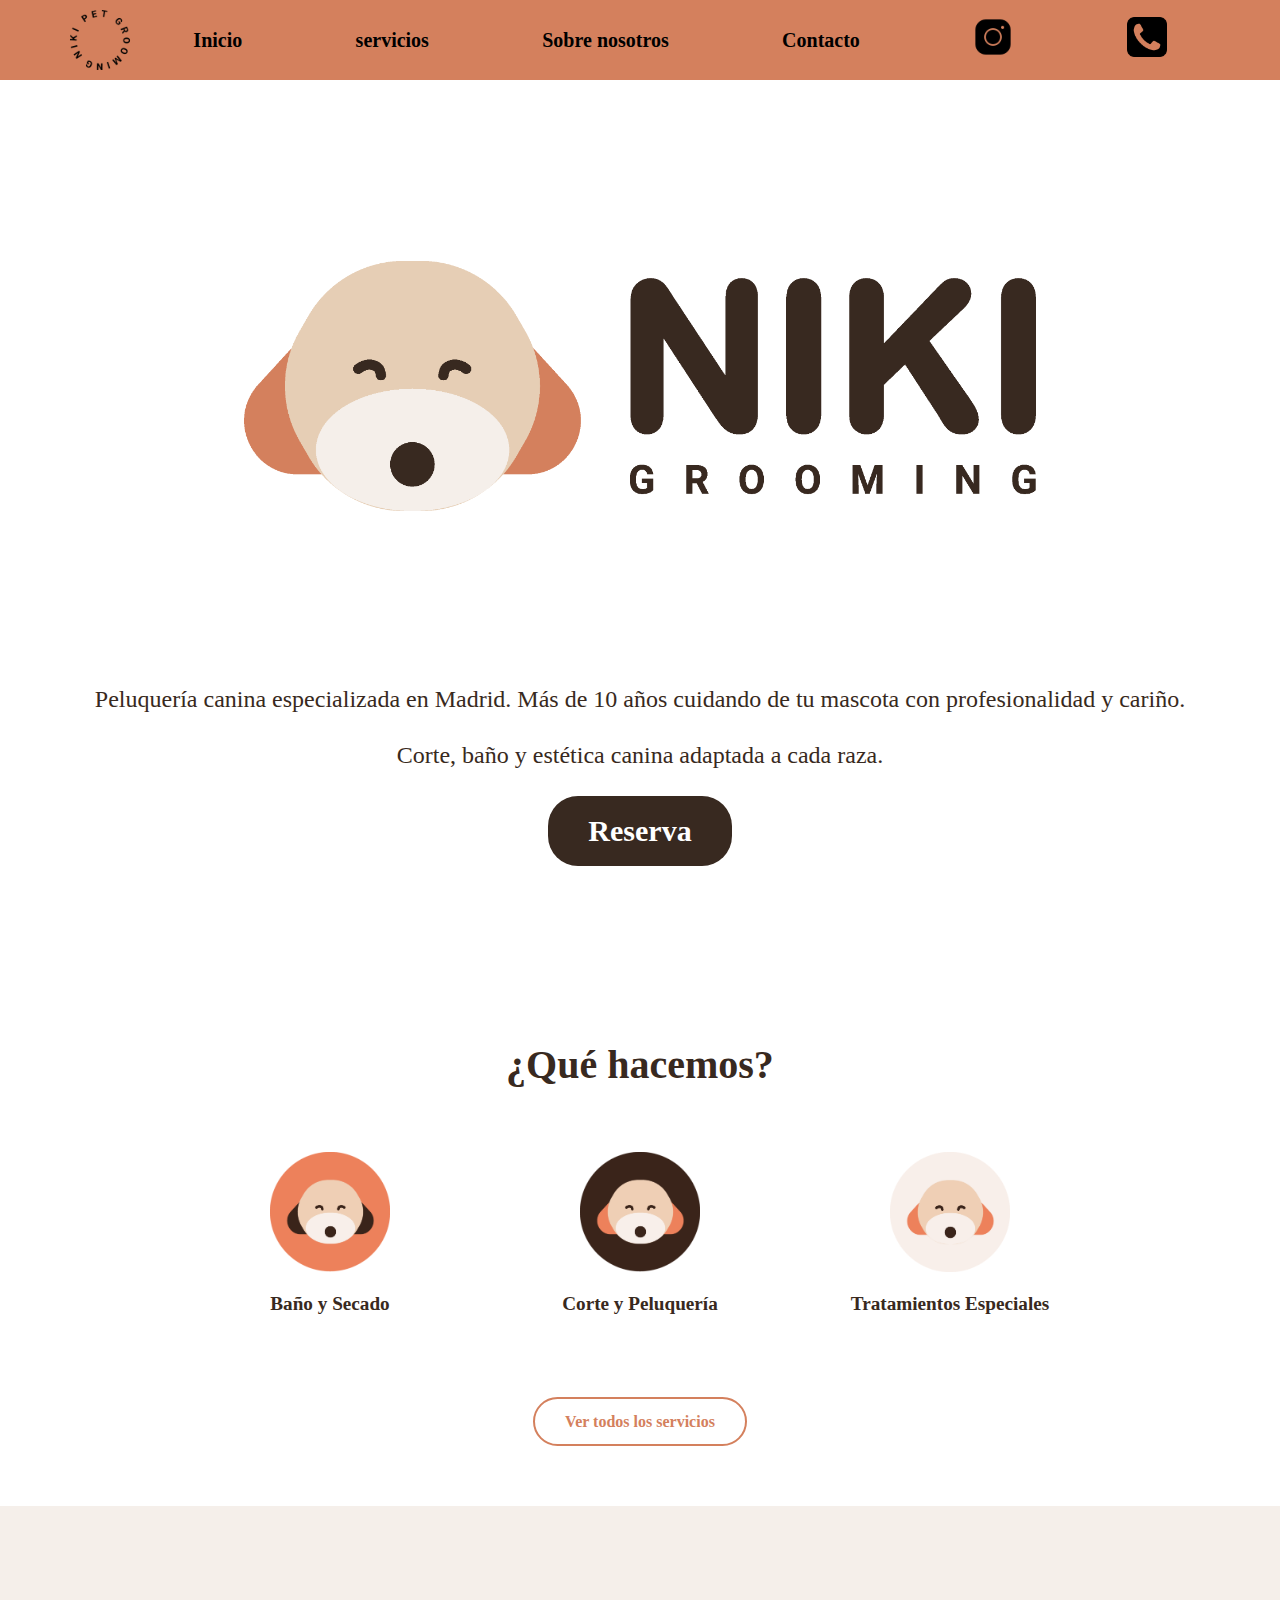
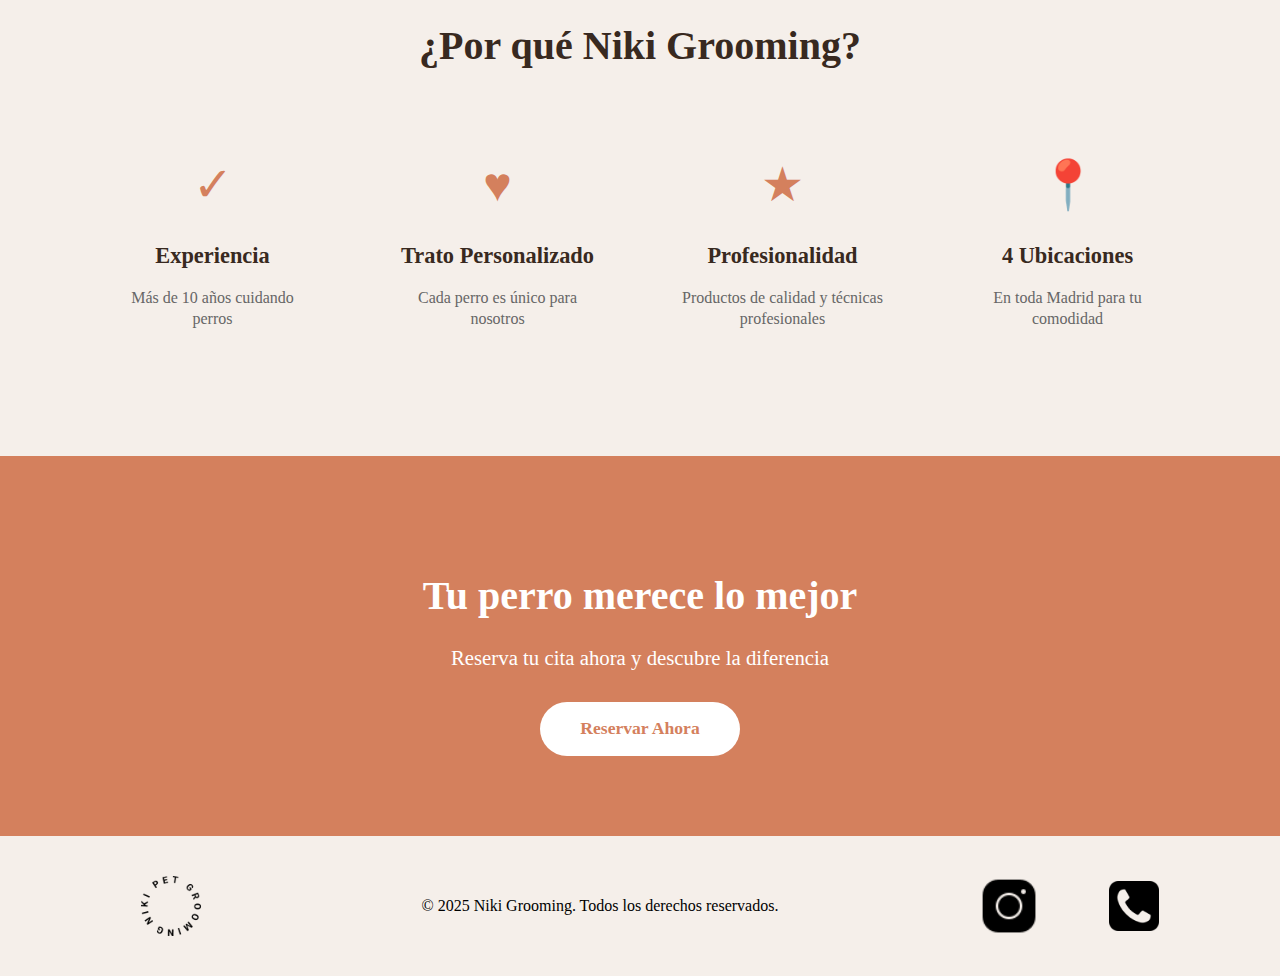
<file: index.html>
<!DOCTYPE html>
<html lang="es">

<head>
    <meta charset="UTF-8">
    <meta name="viewport" content="width=device-width, initial-scale=1.0">
    <title>Peluquería canina en Madrid, corte y baño profesional</title>
    <meta name="description"
        content="Peluquería canina en Madrid. Baño, corte y cuidado profesional para perros. Trato cariñoso y cita previa.">
    <link rel="stylesheet" href="style.css">
</head>

<body>
    <header>
        <h1>La experiencia que tu peludo se merece</h1>
        <div class="logo">
            <img src="Lettering-brown.webp" alt="">
        </div>
        <nav class="navbar">
            <ul class="nav-links">
                <li><a href="index.html">Inicio</a></li>
                <li><a href="servicios.html">servicios</a></li>
                <li><a href="sobreNosotros.html">Sobre nosotros</a></li>
                <li><a href="contacto.html">Contacto</a></li>
                <li>
                    <a href="https://www.instagram.com/niki.grooming/" target="_blank">
                        <img src="icons8-instagram-50.png" alt="instagram" class="nav-img"></a>
                </li>
                <li>
                    <a href="contacto.html" target="_blank">
                        <img src="boton-de-simbolo-de-telefono.webp" alt="teléfono" class="nav-img"></a>
                </li>

            </ul>
            
        </nav>
    </header>
    <main>
        <div id="home" class="hero">
            <img src="Niki-Grooming-imagotipo.webp" alt="">

        </div>
        
        <section class="intro">
            <p>Peluquería canina especializada en Madrid. Más de 10 años cuidando de tu mascota con profesionalidad y
                cariño.</p>
            <p>Corte, baño y estética canina adaptada a cada raza.</p>
            <a href="https://booksy.com/es-es/instant-experiences/widget/153117,153141,153149,153140"
                class="btn-reserva" target="_blank">Reserva</a>
        </section>
        <section class="servicios-preview">
            <h2>¿Qué hacemos?</h2>
            <div class="servicios-grid-inicio">
                <div class="servicio-box">
                    <img src="Niki Grooming Isotype Orange background.png" alt="Baño">
                    <h3>Baño y Secado</h3>
                </div>
                <div class="servicio-box">
                    <img src="Niki-Grooming-Isotype-Brown-background.webp" alt="Corte">
                    <h3>Corte y Peluquería</h3>
                </div>
                <div class="servicio-box">
                    <img src="Niki-Grooming-Isotype-White-background.webp" alt="Tratamientos">
                    <h3>Tratamientos Especiales</h3>
                </div>
            </div>
            <a href="servicios.html" class="btn-ver-servicios">Ver todos los servicios</a>
        </section>

        <!-- "Por qué elegirnos" -->
        <section class="por-que-elegirnos">
            <h2>¿Por qué Niki Grooming?</h2>
            <div class="razones-grid">
                <div class="razon">
                    <span class="icono">✓</span>
                    <h3>Experiencia</h3>
                    <p>Más de 10 años cuidando perros</p>
                </div>
                <div class="razon">
                    <span class="icono">♥</span>
                    <h3>Trato Personalizado</h3>
                    <p>Cada perro es único para nosotros</p>
                </div>
                <div class="razon">
                    <span class="icono">★</span>
                    <h3>Profesionalidad</h3>
                    <p>Productos de calidad y técnicas profesionales</p>
                </div>
                <div class="razon">
                    <span class="icono">📍</span>
                    <h3>4 Ubicaciones</h3>
                    <p>En toda Madrid para tu comodidad</p>
                </div>
            </div>
        </section>

        <!-- Reserva-final -->
        <section class="reserva-final">
            <h2>Tu perro merece lo mejor</h2>
            <p>Reserva tu cita ahora y descubre la diferencia</p>
            <a href="https://booksy.com/es-es/instant-experiences/widget/153117,153141,153149,153140"
                class="btn-reserva-blanco" target="_blank">Reservar Ahora</a>
        </section>


    </main>

    <footer>
        <nav class="nav-cookies">
            <div class="footer-logo">
                <img src="Lettering-brown.webp" alt="logo">
            </div>
            <p class="Derechos">© 2025 Niki Grooming. Todos los derechos reservados.</p>
            <div class="ultimo-logo">
                <a href="https://www.instagram.com/niki.grooming/" target="_blank">
                        <img src="icons8-instagram-50.png" alt="instagram" class="footer-img1"></a>
                <a href="contacto.html" target="_blank">
                        <img src="boton-de-simbolo-de-telefono.webp" alt="teléfono" class="footer-img"></a>
            </div>            
        </nav>



    </footer>
</body>

</html>
</file>
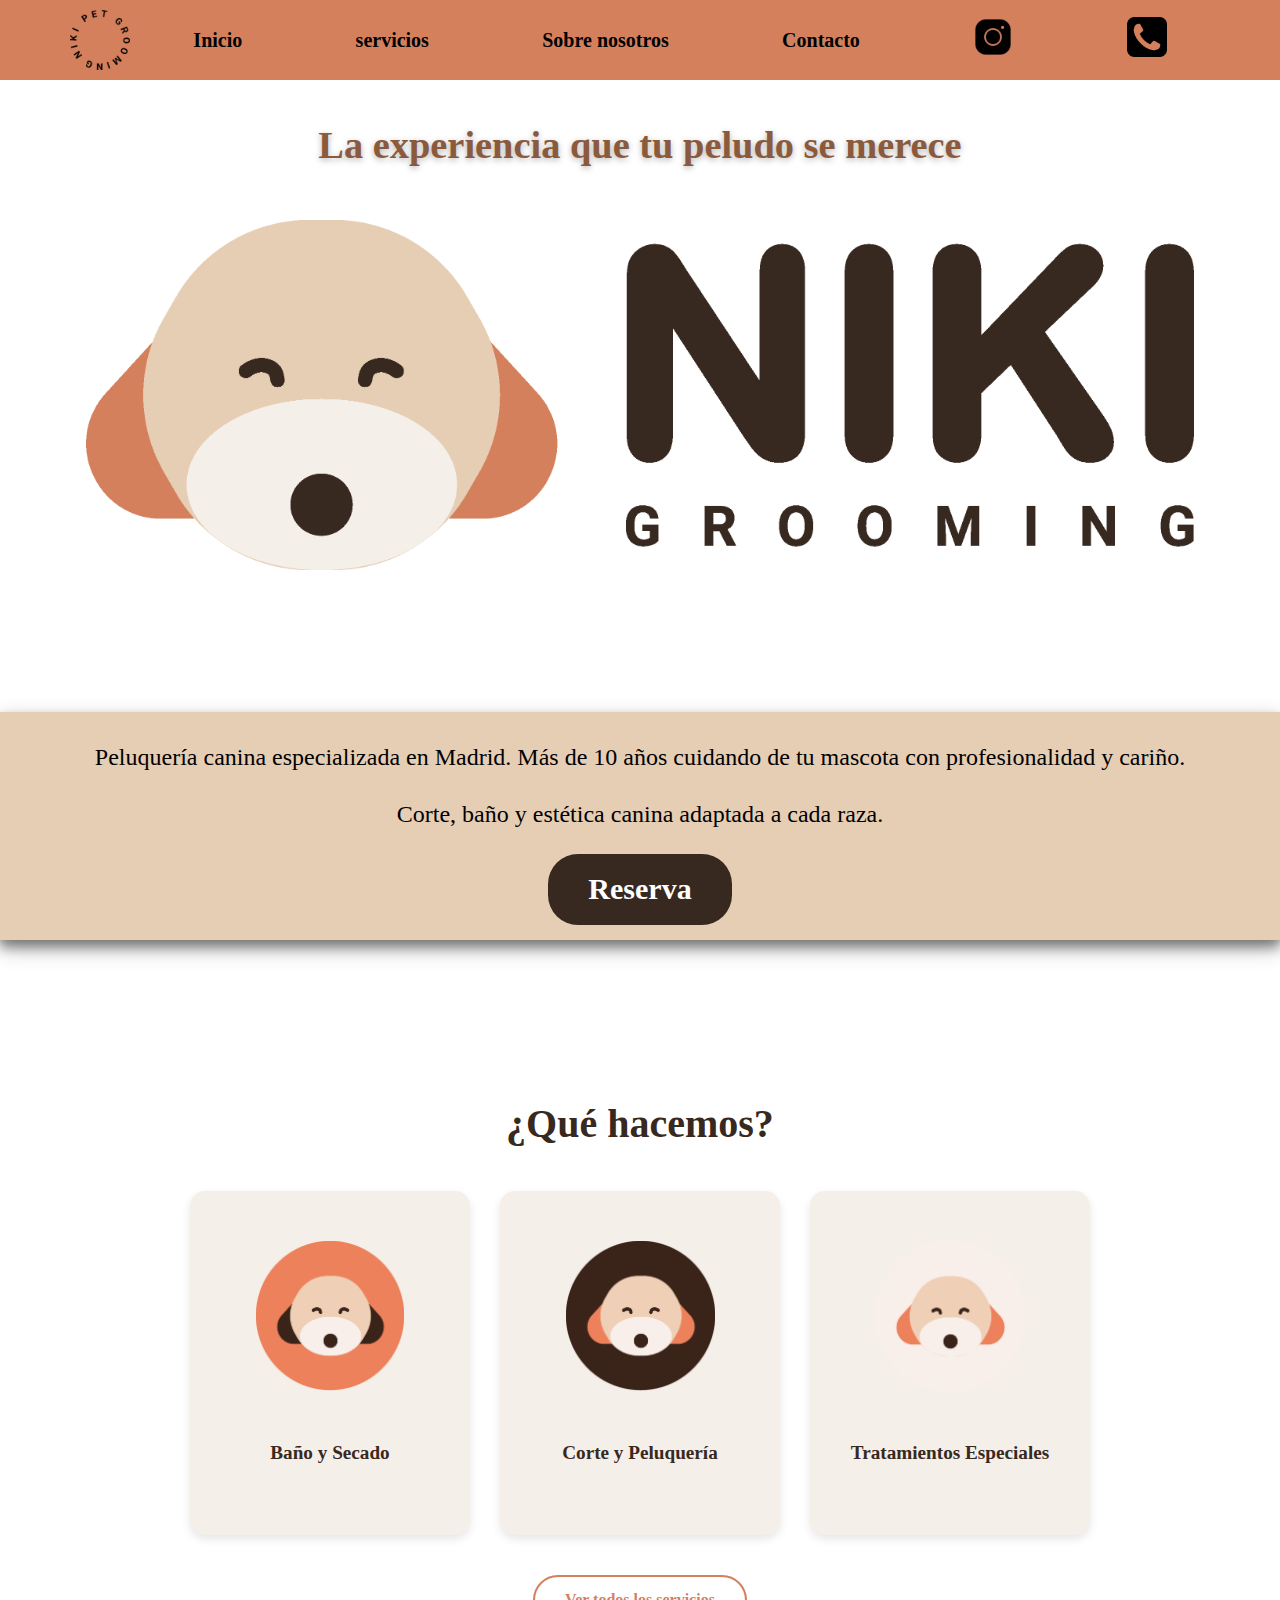
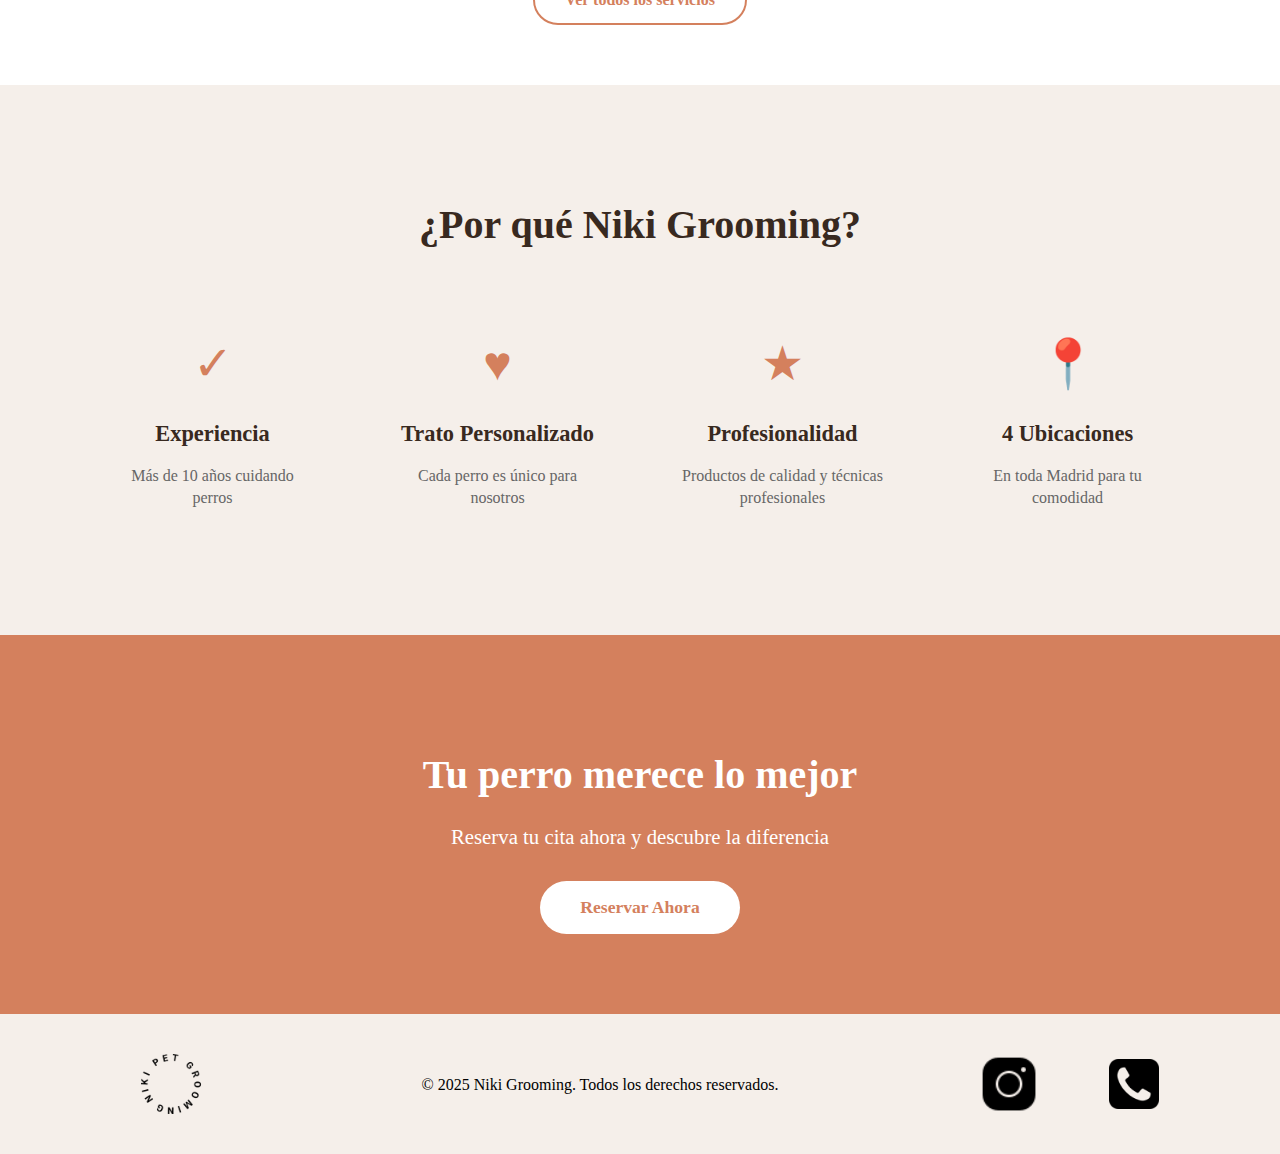
<file: Web Niki/index.html>
<!DOCTYPE html>
<html lang="es">

<head>
    <meta charset="UTF-8">
    <meta name="viewport" content="width=device-width, initial-scale=1.0">
    <title>Peluquería canina en Madrid, corte y baño profesional</title>
    <meta name="description"
        content="Peluquería canina en Madrid. Baño, corte y cuidado profesional para perros. Trato cariñoso y cita previa.">
    <link rel="stylesheet" href="style.css">
</head>

<body>
    <header>
        <h1>La experiencia que tu peludo se merece</h1>
        <div class="logo">
            <img src="Lettering-brown.webp" alt="">
        </div>
        <nav class="navbar">
            <ul class="nav-links">
                <li><a href="index.html">Inicio</a></li>
                <li><a href="servicios.html">servicios</a></li>
                <li><a href="sobreNosotros.html">Sobre nosotros</a></li>
                <li><a href="contacto.html">Contacto</a></li>
                <li>
                    <a href="https://www.instagram.com/niki.grooming/" target="_blank">
                        <img src="icons8-instagram-50.png" alt="instagram" class="nav-img"></a>
                </li>
                <li>
                    <a href="contacto.html" target="_blank">
                        <img src="boton-de-simbolo-de-telefono.webp" alt="teléfono" class="nav-img"></a>
                </li>

            </ul>
        </nav>
    </header>
    <main>
        <div id="home" class="hero">
            <img src="Niki-Grooming-imagotipo.webp" alt="">

        </div>
        <section class="intro">
            <p>Peluquería canina especializada en Madrid. Más de 10 años cuidando de tu mascota con profesionalidad y
                cariño.</p>
            <p>Corte, baño y estética canina adaptada a cada raza.</p>
            <a href="https://booksy.com/es-es/instant-experiences/widget/153117,153141,153149,153140"
                class="btn-reserva" target="_blank">Reserva</a>
        </section>
        <section class="servicios-preview">
            <h2>¿Qué hacemos?</h2>
            <div class="servicios-grid-inicio">
                <div class="servicio-box">
                    <img src="Niki Grooming Isotype Orange background.png" alt="Baño">
                    <h3>Baño y Secado</h3>
                </div>
                <div class="servicio-box">
                    <img src="Niki-Grooming-Isotype-Brown-background.webp" alt="Corte">
                    <h3>Corte y Peluquería</h3>
                </div>
                <div class="servicio-box">
                    <img src="Niki-Grooming-Isotype-White-background.webp" alt="Tratamientos">
                    <h3>Tratamientos Especiales</h3>
                </div>
            </div>
            <a href="servicios.html" class="btn-ver-servicios">Ver todos los servicios</a>
        </section>

        <!-- "Por qué elegirnos" -->
        <section class="por-que-elegirnos">
            <h2>¿Por qué Niki Grooming?</h2>
            <div class="razones-grid">
                <div class="razon">
                    <span class="icono">✓</span>
                    <h3>Experiencia</h3>
                    <p>Más de 10 años cuidando perros</p>
                </div>
                <div class="razon">
                    <span class="icono">♥</span>
                    <h3>Trato Personalizado</h3>
                    <p>Cada perro es único para nosotros</p>
                </div>
                <div class="razon">
                    <span class="icono">★</span>
                    <h3>Profesionalidad</h3>
                    <p>Productos de calidad y técnicas profesionales</p>
                </div>
                <div class="razon">
                    <span class="icono">📍</span>
                    <h3>4 Ubicaciones</h3>
                    <p>En toda Madrid para tu comodidad</p>
                </div>
            </div>
        </section>

        <!-- Reserva-final -->
        <section class="reserva-final">
            <h2>Tu perro merece lo mejor</h2>
            <p>Reserva tu cita ahora y descubre la diferencia</p>
            <a href="https://booksy.com/es-es/instant-experiences/widget/153117,153141,153149,153140"
                class="btn-reserva-blanco" target="_blank">Reservar Ahora</a>
        </section>


    </main>

    <footer>
        <nav class="nav-cookies">
            <div class="footer-logo">
                <img src="Lettering-brown.webp" alt="logo">
            </div>
            <p class="Derechos">© 2025 Niki Grooming. Todos los derechos reservados.</p>
            <div class="ultimo-logo">
                <a href="https://www.instagram.com/niki.grooming/" target="_blank">
                        <img src="icons8-instagram-50.png" alt="instagram" class="footer-img1"></a>
                <a href="contacto.html" target="_blank">
                        <img src="boton-de-simbolo-de-telefono.webp" alt="teléfono" class="footer-img"></a>
            </div>            
        </nav>



    </footer>
</body>

</html>
</file>
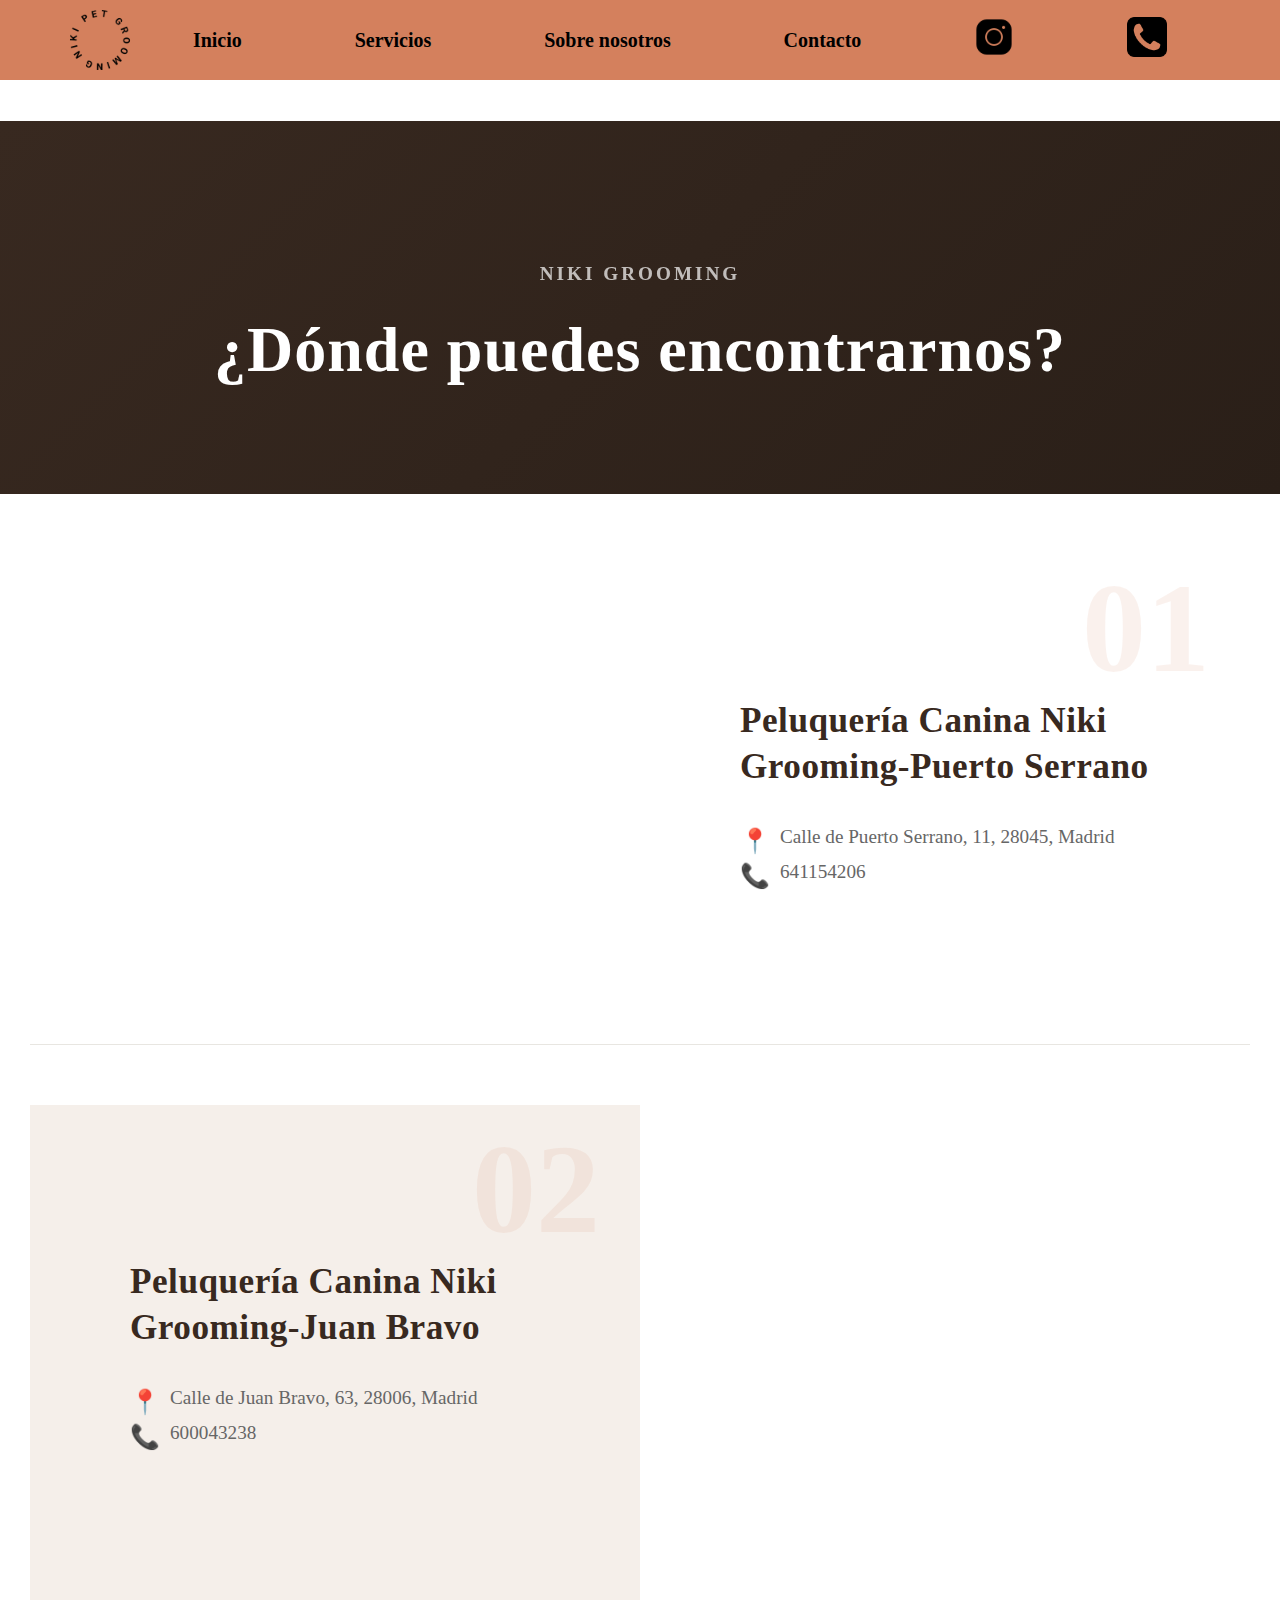
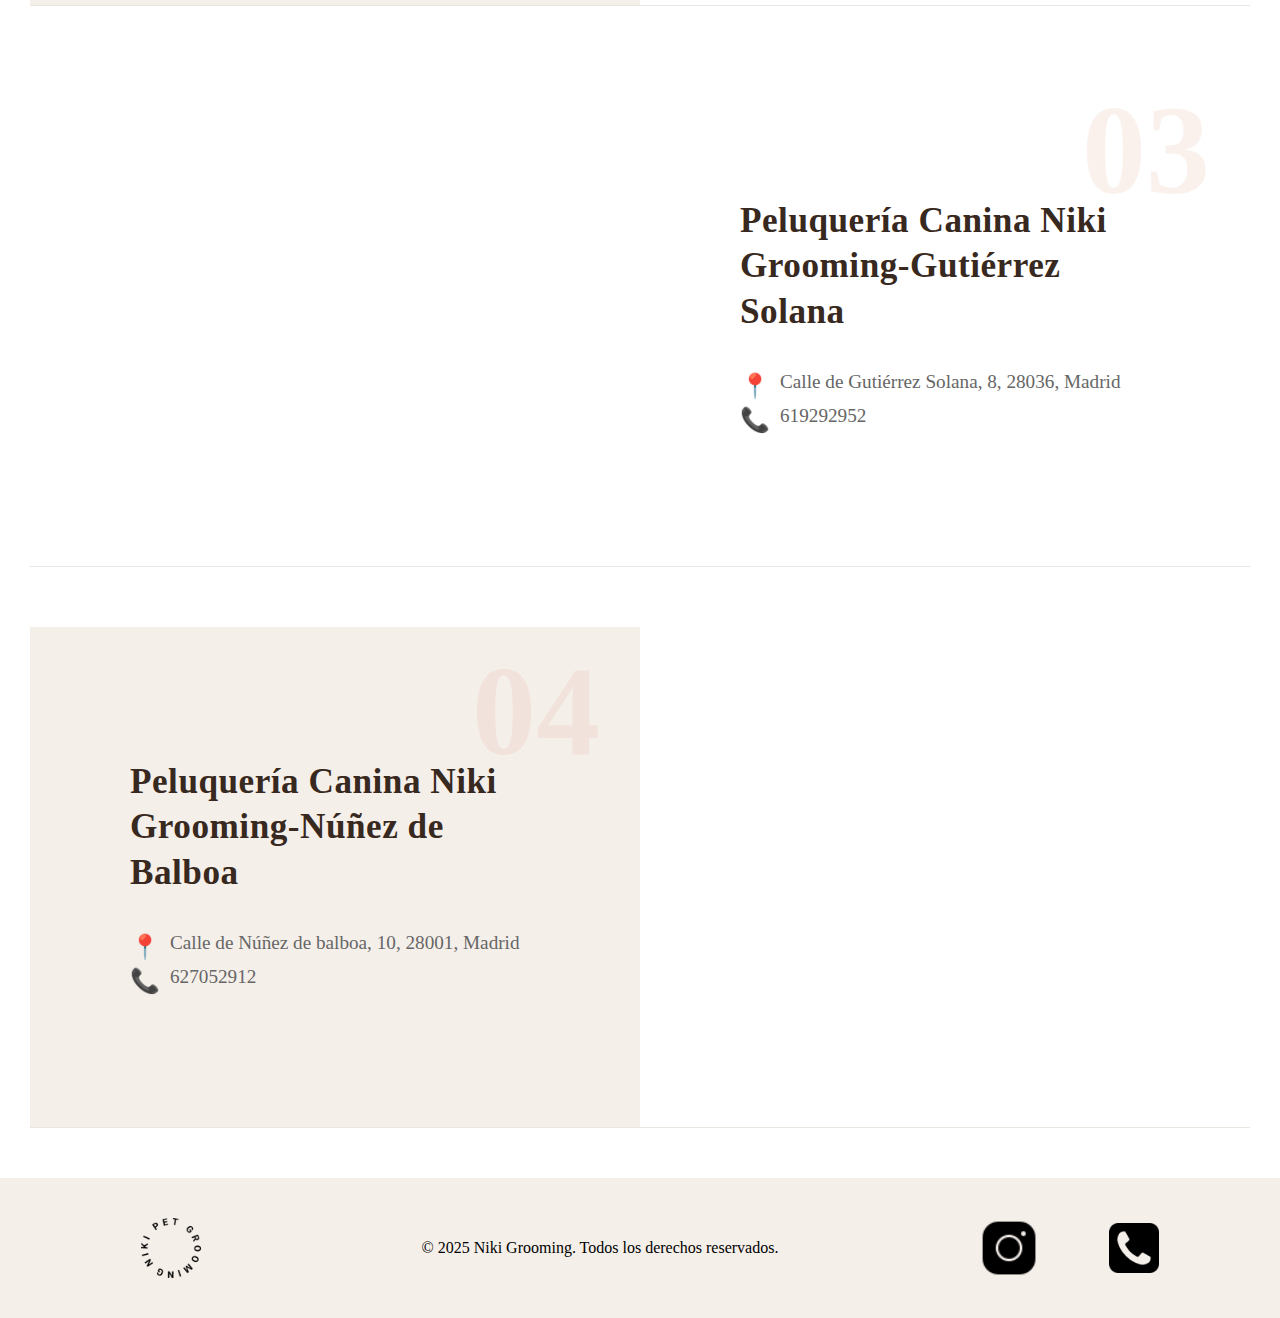
<file: contacto.html>
<!DOCTYPE html>
<html lang="es">

<head>
    <meta charset="UTF-8">
    <meta name="viewport" content="width=device-width, initial-scale=1.0">
    <title>Document</title>
    <meta name="description"
        content="Contacta con nuestra peluquería canina en Madrid. Pide cita por teléfono o WhatsApp para el cuidado de tu perro.">
    <link rel="stylesheet" href="style.css">
</head>

<body>
    <header>
        <h1>Niki grooming</h1>

        <div class="logo">
            <img src="Lettering-brown.webp" alt="">
        </div>
        <nav class="navbar">
            <ul class="nav-links">
                <li><a href="index.html">Inicio</a></li>
                <li><a href="servicios.html">Servicios</a></li>
                <li><a href="sobreNosotros.html">Sobre nosotros</a></li>
                <li><a href="contacto.html">Contacto</a></li>
                <li>
                    <a href="https://www.instagram.com/niki.grooming/" target="_blank">
                        <img src="icons8-instagram-50.png" alt="instagram" class="nav-img"></a>
                </li>
                <li>
                    <a href="contacto.html" target="_blank">
                        <img src="boton-de-simbolo-de-telefono.webp" alt="teléfono" class="nav-img"></a>
                </li>

            </ul>
        </nav>
    </header>
    <main>
        <section class="mapas">
        <h2>¿Dónde puedes encontrarnos?</h2>
        <ul>
            <li>
                <figure><iframe
                        src="https://www.google.com/maps/embed?pb=!1m18!1m12!1m3!1d3604.863815442868!2d-3.6895313235989993!3d40.38653665747597!2m3!1f0!2f0!3f0!3m2!1i1024!2i768!4f13.1!3m3!1m2!1s0xd42264392f1549b%3A0x8a1938309f0ac2da!2sC.%20de%20Puerto%20Serrano%2C%2011%2C%20Arganzuela%2C%2028045%20Madrid!5e1!3m2!1ses!2ses!4v1770550025768!5m2!1ses!2ses"
                        width="600" height="450" style="border:0;" allowfullscreen="" loading="lazy"
                        referrerpolicy="no-referrer-when-downgrade"></iframe>
                    <figcaption>
                        <strong>Peluquería Canina Niki Grooming-Puerto Serrano</strong>
                        <p>Calle de Puerto Serrano, 11, 28045, Madrid</p>
                        <p class="p1">641154206</p>
                    </figcaption>
                </figure>
            </li>

            <li>
                <figure>
                    <iframe
                        src="https://www.google.com/maps/embed?pb=!1m18!1m12!1m3!1d3602.392658895073!2d-3.676768623597165!3d40.432686654667336!2m3!1f0!2f0!3f0!3m2!1i1024!2i768!4f13.1!3m3!1m2!1s0xd4228b843089945%3A0x4c3a82126ecd451b!2sCalle%20de%20Juan%20Bravo%2C%2063%2C%20Salamanca%2C%2028006%20Madrid!5e1!3m2!1ses!2ses!4v1770550099734!5m2!1ses!2ses"
                        width="600" height="450" style="border:0;" allowfullscreen="" loading="lazy"
                        referrerpolicy="no-referrer-when-downgrade"></iframe>
                    <figcaption>
                        <strong>Peluquería Canina Niki Grooming-Juan Bravo</strong>
                        <p>Calle de Juan Bravo, 63, 28006, Madrid</p>
                        <p class="p1">600043238</p>
                    </figcaption>
                </figure>
            </li>

            <li>
                <figure>
                    <iframe
                        src="https://www.google.com/maps/embed?pb=!1m18!1m12!1m3!1d3601.442325856198!2d-3.6903351235964807!3d40.450422953587335!2m3!1f0!2f0!3f0!3m2!1i1024!2i768!4f13.1!3m3!1m2!1s0xd4228e3dfa51ac7%3A0x9bcaf99c665f9bd0!2sC%2F%20de%20Guti%C3%A9rrez%20Solana%2C%208%2C%20Chamart%C3%ADn%2C%2028036%20Madrid!5e1!3m2!1ses!2ses!4v1770550141798!5m2!1ses!2ses"
                        width="600" height="450" style="border:0;" allowfullscreen="" loading="lazy"
                        referrerpolicy="no-referrer-when-downgrade"></iframe>
                    <figcaption>
                        <strong>Peluquería Canina Niki Grooming-Gutiérrez Solana</strong>
                        <p>Calle de Gutiérrez Solana, 8, 28036, Madrid</p>
                        <p class="p1">619292952</p>
                    </figcaption>
                </figure>
            </li>


            <li>
                <figure>
                    <iframe
                        src="https://www.google.com/maps/embed?pb=!1m18!1m12!1m3!1d3602.9234772930463!2d-3.6854424235975585!3d40.42277705527066!2m3!1f0!2f0!3f0!3m2!1i1024!2i768!4f13.1!3m3!1m2!1s0xd42289809f5035b%3A0xaf0a979105e98c2b!2sCalle%20de%20N%C3%BA%C3%B1ez%20de%20Balboa%2C%2010%2C%20Salamanca%2C%2028001%20Madrid!5e1!3m2!1ses!2ses!4v1770550182199!5m2!1ses!2ses"
                        width="600" height="450" style="border:0;" allowfullscreen="" loading="lazy"
                        referrerpolicy="no-referrer-when-downgrade"></iframe>
                    <figcaption>
                        <strong>Peluquería Canina Niki Grooming-Núñez de Balboa</strong>
                        <p>Calle de Núñez de balboa, 10, 28001, Madrid</p>
                        <p class="p1">627052912</p>
                    </figcaption>
                </figure>
            </li>
        </ul>
        </section>
    </main>

    <footer>
        <nav class="nav-cookies">
            <div class="footer-logo">
                <img src="Lettering-brown.webp" alt="logo">
            </div>
            <p class="Derechos">© 2025 Niki Grooming. Todos los derechos reservados.</p>
            <div class="ultimo-logo">
                <a href="https://www.instagram.com/niki.grooming/" target="_blank">
                    <img src="icons8-instagram-50.png" alt="instagram" class="footer-img1"></a>
                <a href="contacto.html" target="_blank">
                    <img src="boton-de-simbolo-de-telefono.webp" alt="teléfono" class="footer-img"></a>
            </div>
        </nav>



    </footer>
</body>

</html>
</file>
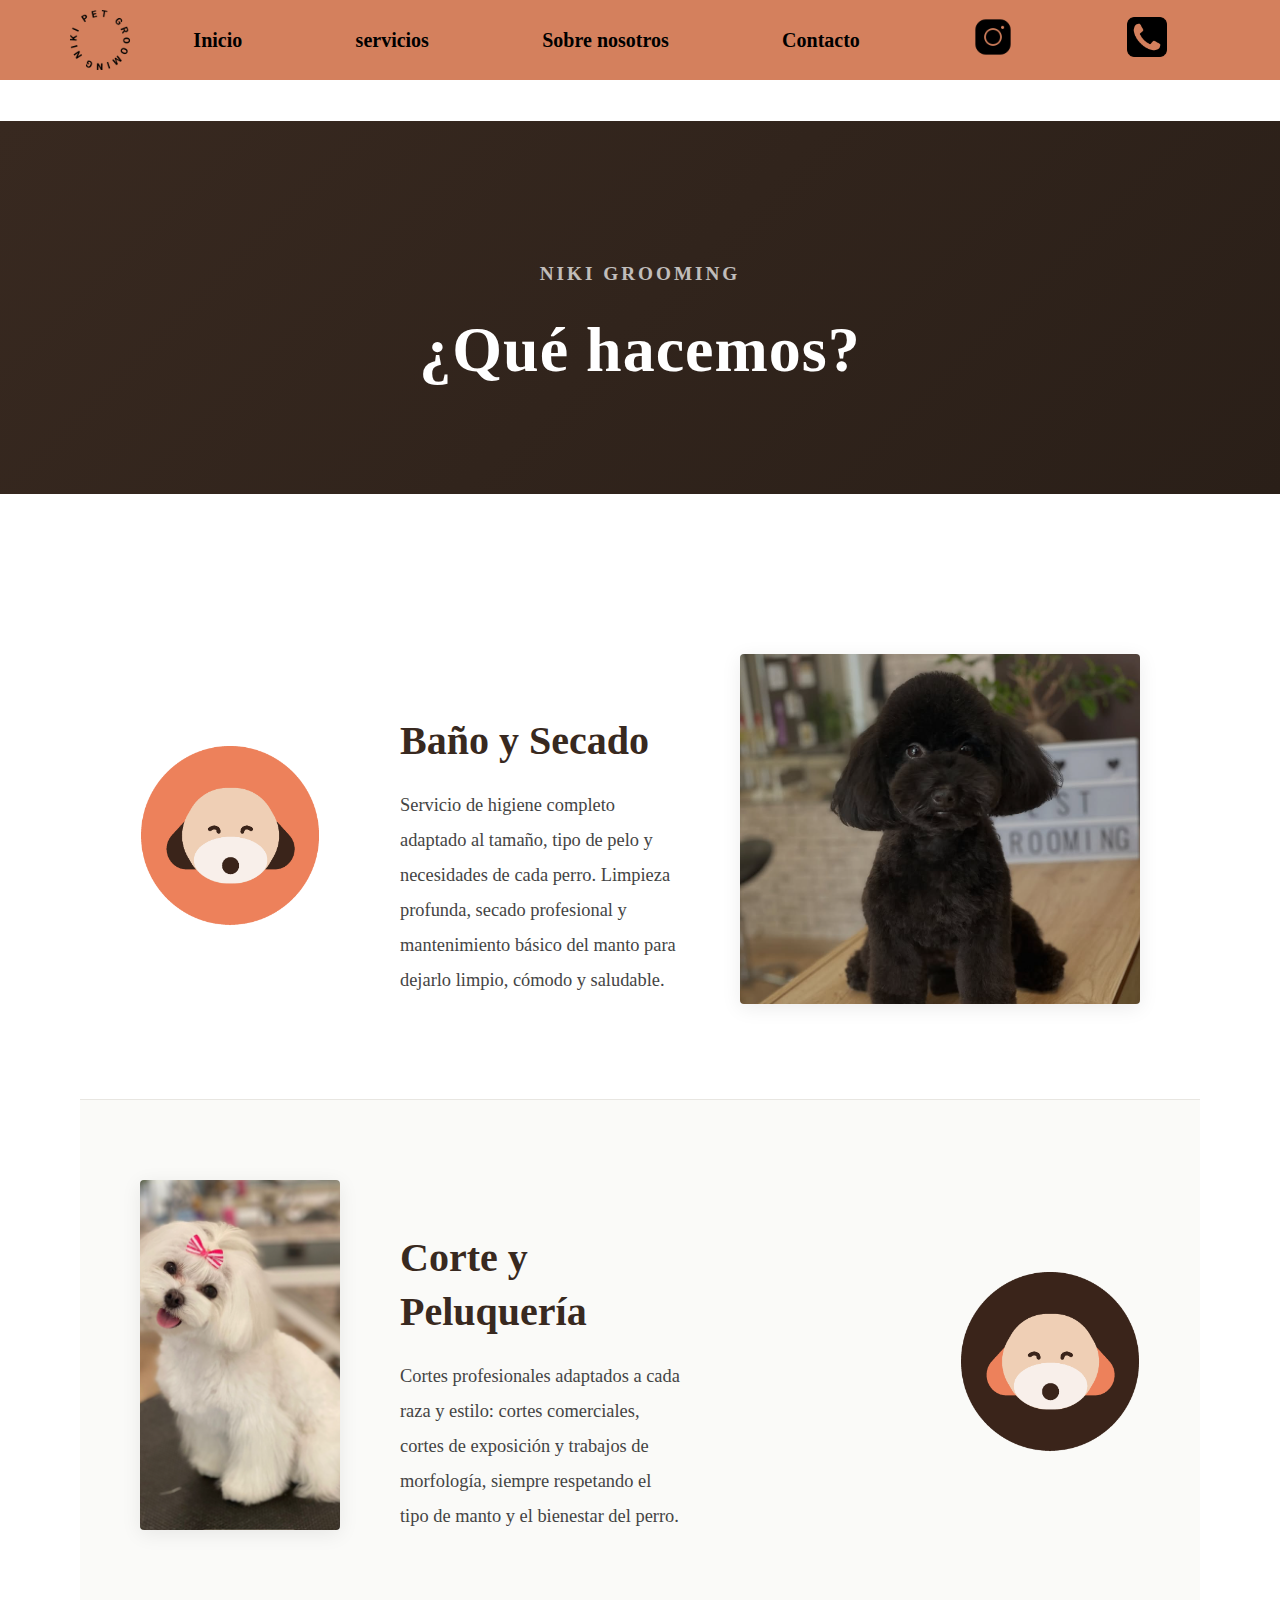
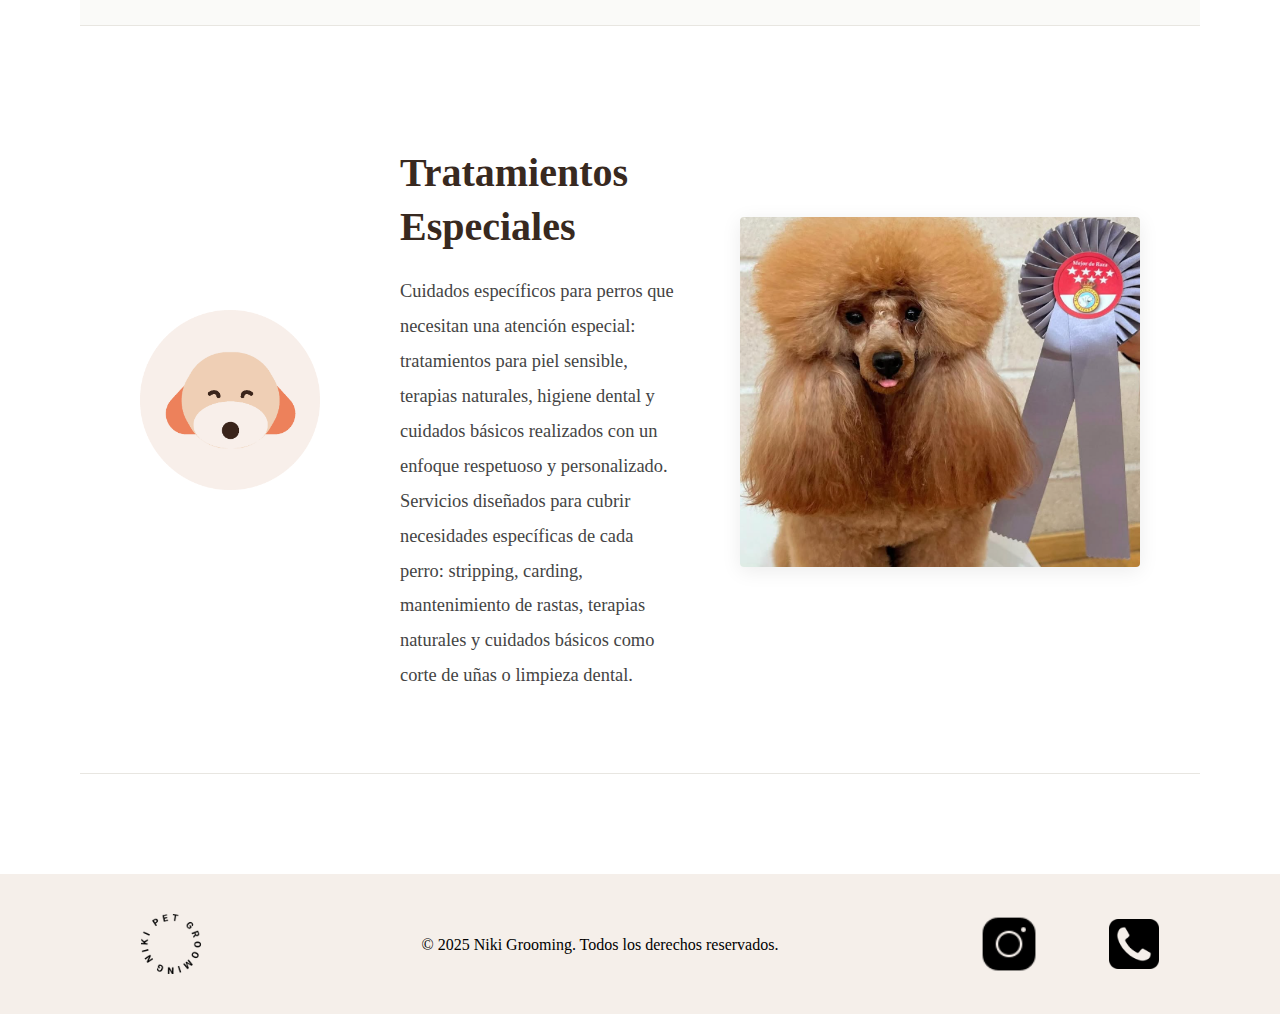
<file: servicios.html>
<!DOCTYPE html>
<html lang="es">

<head>
    <meta charset="UTF-8">
    <meta name="viewport" content="width=device-width, initial-scale=1.0">
    <title>Servicios de Peluquería Canina en Madrid</title>
    <meta name="description"
        content="Servicios de peluquería canina en Madrid: baño, corte a tijera y mantenimiento para perros de todas las razas.">

    <link rel="stylesheet" href="style.css">
</head>

<body>
    <header>
        <h1>Niki grooming</h1>
        
        <div class="logo">
            <img src="Lettering-brown.webp" alt="">
        </div>
        <nav class="navbar">
            <ul class="nav-links">
                <li><a href="index.html">Inicio</a></li>
                <li><a href="servicios.html">servicios</a></li>
                <li><a href="sobreNosotros.html">Sobre nosotros</a></li>
                <li><a href="contacto.html">Contacto</a></li>
                <li>
                    <a href="https://www.instagram.com/niki.grooming/" target="_blank">
                        <img src="icons8-instagram-50.png" alt="instagram" class="nav-img"></a>
                </li>
                <li>
                    <a href="contacto.html" target="_blank">
                        <img src="boton-de-simbolo-de-telefono.webp" alt="teléfono" class="nav-img"></a>
                </li>

            </ul>
        </nav>
    </header>
    <main>
        <section class="servicios">
            <h2>¿Qué hacemos?</h2>
            <div class="servicios-grid-servicios">
                <div class="servicio-box">

                    <img src="Niki Grooming Isotype Orange background.png" alt="Baño">
                    <figcaption>
                        <h3>Baño y Secado</h3>
                        <p>
                            Servicio de higiene completo adaptado al tamaño, tipo de pelo y necesidades de cada perro.
                            Limpieza profunda, secado profesional y mantenimiento básico del manto para dejarlo limpio,
                            cómodo y saludable.
                        </p>
                    </figcaption>
                    <img src="Perro-negro.webp" alt="">

                </div>
                <div class="servicio-box">
                    <img src="Niki-Grooming-Isotype-Brown-background.webp" alt="Corte">
                    <figcaption>
                        <h3>Corte y Peluquería</h3>
                        <p>
                            Cortes profesionales adaptados a cada raza y estilo: cortes comerciales, cortes de
                            exposición y trabajos de morfología, siempre respetando el tipo de manto y el bienestar del
                            perro.

                        </p>
                    </figcaption>
                    <img src="perro-blanco-lazo.webp" alt="">

                </div>
                <div class="servicio-box">
                    <img src="Niki-Grooming-Isotype-White-background.webp" alt="Tratamientos">
                    <figcaption>
                        <h3>Tratamientos Especiales</h3>
                        <p>
                            Cuidados específicos para perros que necesitan una atención especial: tratamientos para piel                         sensible, terapias naturales, higiene dental y cuidados básicos realizados con un enfoque
                            respetuoso y personalizado.
                            Servicios diseñados para cubrir necesidades específicas de cada perro: stripping, carding, mantenimiento de rastas,  terapias naturales y cuidados básicos como corte de uñas o limpieza dental.
                        </p>
                    </figcaption>
                    <img src="perro-marron.medalla.webp" alt="">
                </div>
                <div>

                </div>
            </div>

        </section>

    </main>
    <footer>
        <nav class="nav-cookies">
            <div class="footer-logo">
                <img src="Lettering-brown.webp" alt="logo">
            </div>
            <p class="Derechos">© 2025 Niki Grooming. Todos los derechos reservados.</p>
            <div class="ultimo-logo">
                <a href="https://www.instagram.com/niki.grooming/" target="_blank">
                    <img src="icons8-instagram-50.png" alt="instagram" class="footer-img1"></a>
                <a href="contacto.html" target="_blank">
                    <img src="boton-de-simbolo-de-telefono.webp" alt="teléfono" class="footer-img"></a>
            </div>
        </nav>



    </footer>
</body>

</html>
</file>
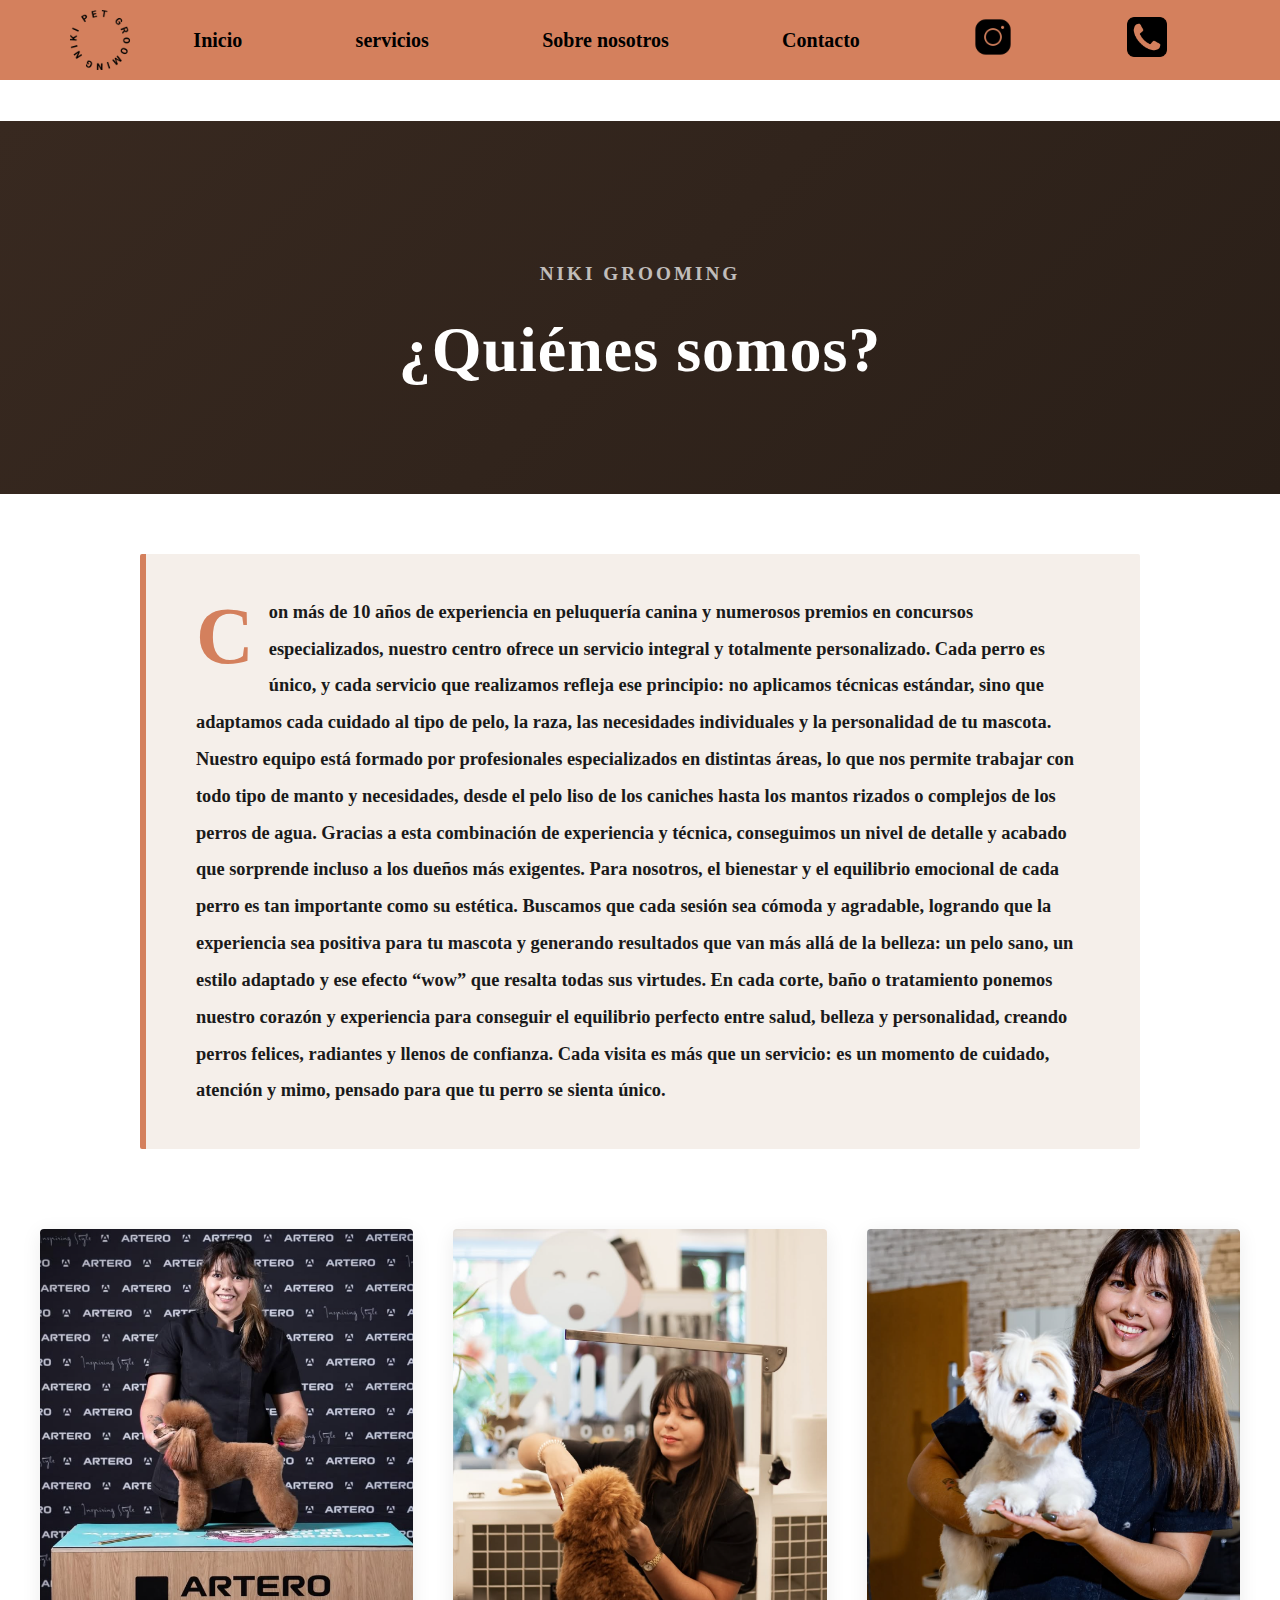
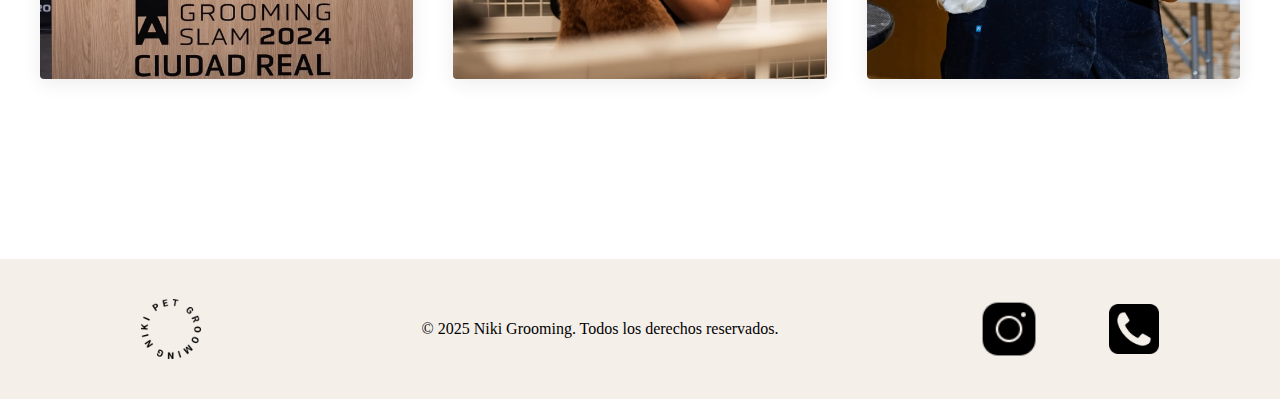
<file: sobreNosotros.html>
<!DOCTYPE html>
<html lang="es">

<head>
    <meta charset="UTF-8">
    <meta name="viewport" content="width=device-width, initial-scale=1.0">
    <title>Sobre nosotros</title>
    <meta name="description"
        content="Conoce nuestra peluquería canina en Madrid. Experiencia, cariño y cuidado profesional para el bienestar de tu perro.">
    <link rel="stylesheet" href="style.css">
</head>

<body>
    <header>
        <h1>Niki grooming</h1>

        <div class="logo">
            <img src="Lettering-brown.webp" alt="">
        </div>
        <nav class="navbar">
            <ul class="nav-links">
                <li><a href="index.html">Inicio</a></li>
                <li><a href="servicios.html">servicios</a></li>
                <li><a href="sobreNosotros.html">Sobre nosotros</a></li>
                <li><a href="contacto.html">Contacto</a></li>
                <li>
                    <a href="https://www.instagram.com/niki.grooming/" target="_blank">
                        <img src="icons8-instagram-50.png" alt="instagram" class="nav-img"></a>
                </li>
                <li>
                    <a href="contacto.html" target="_blank">
                        <img src="boton-de-simbolo-de-telefono.webp" alt="teléfono" class="nav-img"></a>
                </li>

            </ul>
        </nav>
    </header>
    <main>

        <section class="sobre-nosotros">
            <h2>¿Quiénes somos?</h2>
            <p>
                Con más de 10 años de experiencia en peluquería canina y numerosos premios en concursos especializados,
                nuestro centro ofrece un servicio integral y totalmente personalizado. Cada perro es único, y cada
                servicio que realizamos refleja ese principio: no aplicamos técnicas estándar, sino que adaptamos cada
                cuidado al tipo de pelo, la raza, las necesidades individuales y la personalidad de tu mascota.

                Nuestro equipo está formado por profesionales especializados en distintas áreas, lo que nos permite
                trabajar con todo tipo de manto y necesidades, desde el pelo liso de los caniches hasta los mantos
                rizados o complejos de los perros de agua. Gracias a esta combinación de experiencia y técnica,
                conseguimos un nivel de detalle y acabado que sorprende incluso a los dueños más exigentes.

                Para nosotros, el bienestar y el equilibrio emocional de cada perro es tan importante como su estética.
                Buscamos que cada sesión sea cómoda y agradable, logrando que la experiencia sea positiva para tu
                mascota y generando resultados que van más allá de la belleza: un pelo sano, un estilo adaptado y ese
                efecto “wow” que resalta todas sus virtudes.

                En cada corte, baño o tratamiento ponemos nuestro corazón y experiencia para conseguir el equilibrio
                perfecto entre salud, belleza y personalidad, creando perros felices, radiantes y llenos de confianza.
                Cada visita es más que un servicio: es un momento de cuidado, atención y mimo, pensado para que tu perro
                se sienta único.
            </p>

        </section>
        <div class="niki-img">
            <img src="niki-campeonato.webp" alt="imagen-de-campeonato">
            <img src="niki-perro-marron.webp" alt="niki-perro-marron">
            <img src="Niki-perro-blanco.webp" alt="Niki-perro-blanco">
        </div>





    </main>
    <footer>
        <nav class="nav-cookies">
            <div class="footer-logo">
                <img src="Lettering-brown.webp" alt="logo">
            </div>
            <p class="Derechos">© 2025 Niki Grooming. Todos los derechos reservados.</p>
            <div class="ultimo-logo">
                <a href="https://www.instagram.com/niki.grooming/" target="_blank">
                    <img src="icons8-instagram-50.png" alt="instagram" class="footer-img1"></a>
                <a href="contacto.html" target="_blank">
                    <img src="boton-de-simbolo-de-telefono.webp" alt="teléfono" class="footer-img"></a>
            </div>
        </nav>



    </footer>
</body>

</html>
</file>
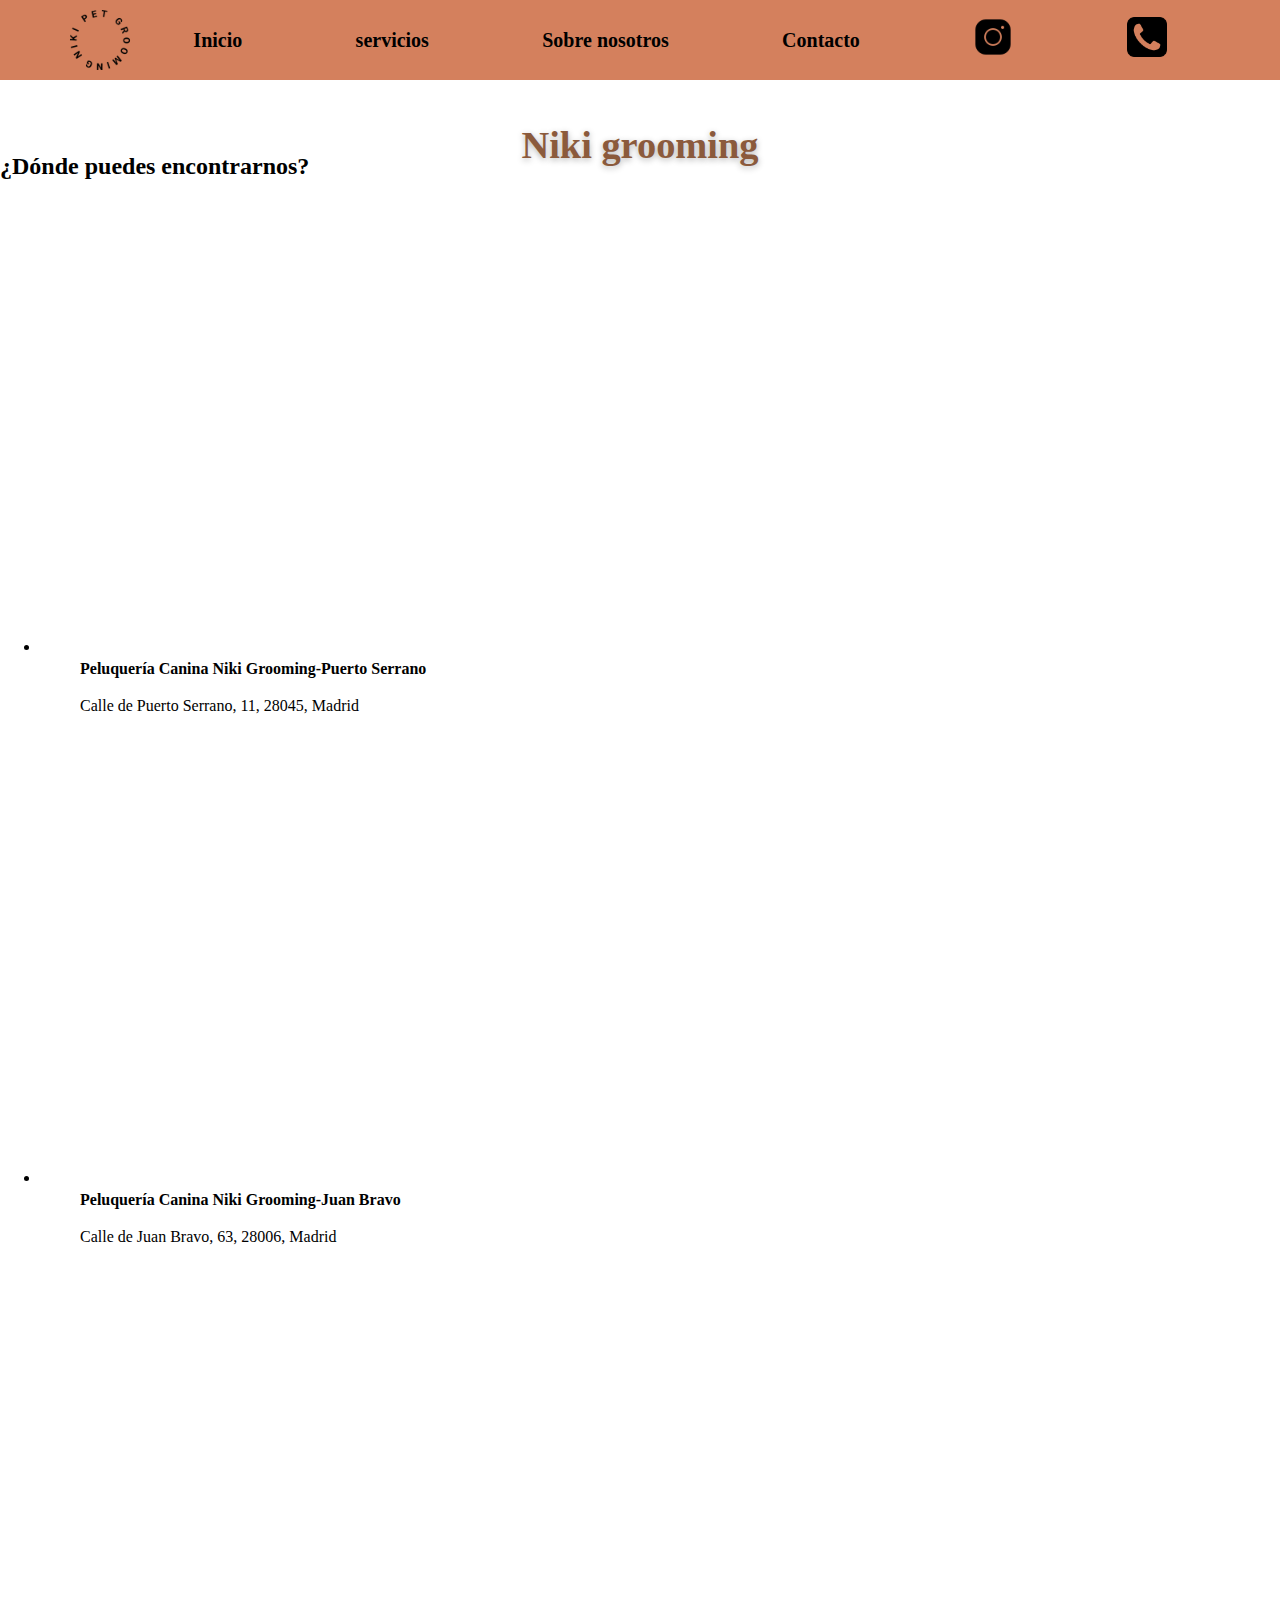
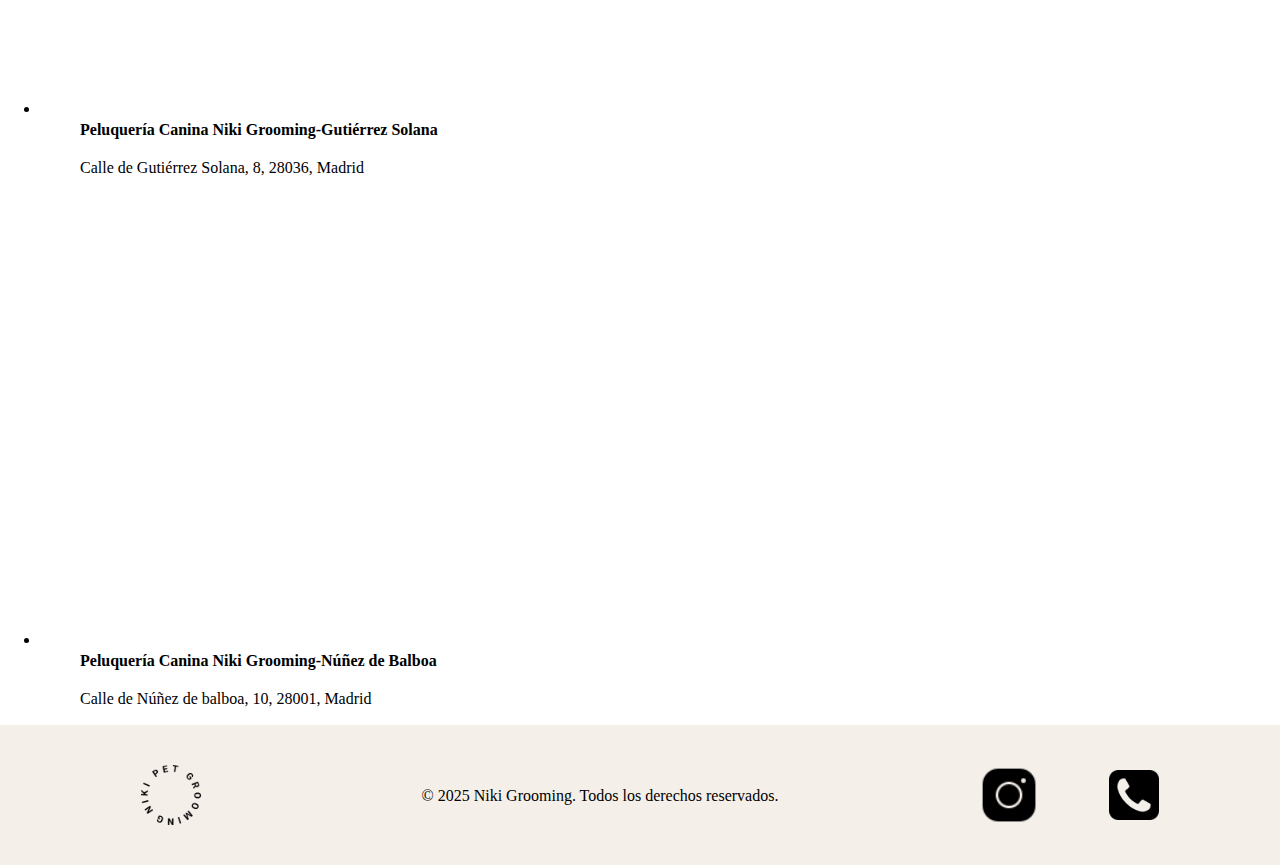
<file: Web Niki/contacto.html>
<!DOCTYPE html>
<html lang="es">

<head>
    <meta charset="UTF-8">
    <meta name="viewport" content="width=device-width, initial-scale=1.0">
    <title>Document</title>
    <meta name="description"
        content="Contacta con nuestra peluquería canina en Madrid. Pide cita por teléfono o WhatsApp para el cuidado de tu perro.">
    <link rel="stylesheet" href="style.css">
</head>

<body>
    <header>
        <h1>Niki grooming</h1>

        <div class="logo">
            <img src="Lettering-brown.webp" alt="">
        </div>
        <nav class="navbar">
            <ul class="nav-links">
                <li><a href="index.html">Inicio</a></li>
                <li><a href="servicios.html">servicios</a></li>
                <li><a href="sobreNosotros.html">Sobre nosotros</a></li>
                <li><a href="contacto.html">Contacto</a></li>
                <li>
                    <a href="https://www.instagram.com/niki.grooming/" target="_blank">
                        <img src="icons8-instagram-50.png" alt="instagram" class="nav-img"></a>
                </li>
                <li>
                    <a href="contacto.html" target="_blank">
                        <img src="boton-de-simbolo-de-telefono.webp" alt="teléfono" class="nav-img"></a>
                </li>

            </ul>
        </nav>
    </header>
    <main>
        <section class="mapas">
        <h2>¿Dónde puedes encontrarnos?</h2>
        <ul>
            <li>
                <figure><iframe
                        src="https://www.google.com/maps/embed?pb=!1m18!1m12!1m3!1d3604.863815442868!2d-3.6895313235989993!3d40.38653665747597!2m3!1f0!2f0!3f0!3m2!1i1024!2i768!4f13.1!3m3!1m2!1s0xd42264392f1549b%3A0x8a1938309f0ac2da!2sC.%20de%20Puerto%20Serrano%2C%2011%2C%20Arganzuela%2C%2028045%20Madrid!5e1!3m2!1ses!2ses!4v1770550025768!5m2!1ses!2ses"
                        width="600" height="450" style="border:0;" allowfullscreen="" loading="lazy"
                        referrerpolicy="no-referrer-when-downgrade"></iframe>
                    <figcaption>
                        <strong>Peluquería Canina Niki Grooming-Puerto Serrano</strong>
                        <p>Calle de Puerto Serrano, 11, 28045, Madrid</p>
                    </figcaption>
                </figure>
            </li>

            <li>
                <figure>
                    <iframe
                        src="https://www.google.com/maps/embed?pb=!1m18!1m12!1m3!1d3602.392658895073!2d-3.676768623597165!3d40.432686654667336!2m3!1f0!2f0!3f0!3m2!1i1024!2i768!4f13.1!3m3!1m2!1s0xd4228b843089945%3A0x4c3a82126ecd451b!2sCalle%20de%20Juan%20Bravo%2C%2063%2C%20Salamanca%2C%2028006%20Madrid!5e1!3m2!1ses!2ses!4v1770550099734!5m2!1ses!2ses"
                        width="600" height="450" style="border:0;" allowfullscreen="" loading="lazy"
                        referrerpolicy="no-referrer-when-downgrade"></iframe>
                    <figcaption>
                        <strong>Peluquería Canina Niki Grooming-Juan Bravo</strong>
                        <p>Calle de Juan Bravo, 63, 28006, Madrid</p>
                    </figcaption>
                </figure>
            </li>

            <li>
                <figure>
                    <iframe
                        src="https://www.google.com/maps/embed?pb=!1m18!1m12!1m3!1d3601.442325856198!2d-3.6903351235964807!3d40.450422953587335!2m3!1f0!2f0!3f0!3m2!1i1024!2i768!4f13.1!3m3!1m2!1s0xd4228e3dfa51ac7%3A0x9bcaf99c665f9bd0!2sC%2F%20de%20Guti%C3%A9rrez%20Solana%2C%208%2C%20Chamart%C3%ADn%2C%2028036%20Madrid!5e1!3m2!1ses!2ses!4v1770550141798!5m2!1ses!2ses"
                        width="600" height="450" style="border:0;" allowfullscreen="" loading="lazy"
                        referrerpolicy="no-referrer-when-downgrade"></iframe>
                    <figcaption>
                        <strong>Peluquería Canina Niki Grooming-Gutiérrez Solana</strong>
                        <p>Calle de Gutiérrez Solana, 8, 28036, Madrid</p>
                    </figcaption>
                </figure>
            </li>


            <li>
                <figure>
                    <iframe
                        src="https://www.google.com/maps/embed?pb=!1m18!1m12!1m3!1d3602.9234772930463!2d-3.6854424235975585!3d40.42277705527066!2m3!1f0!2f0!3f0!3m2!1i1024!2i768!4f13.1!3m3!1m2!1s0xd42289809f5035b%3A0xaf0a979105e98c2b!2sCalle%20de%20N%C3%BA%C3%B1ez%20de%20Balboa%2C%2010%2C%20Salamanca%2C%2028001%20Madrid!5e1!3m2!1ses!2ses!4v1770550182199!5m2!1ses!2ses"
                        width="600" height="450" style="border:0;" allowfullscreen="" loading="lazy"
                        referrerpolicy="no-referrer-when-downgrade"></iframe>
                    <figcaption>
                        <strong>Peluquería Canina Niki Grooming-Núñez de Balboa</strong>
                        <p>Calle de Núñez de balboa, 10, 28001, Madrid</p>
                    </figcaption>
                </figure>
            </li>
        </ul>
        </section>
    </main>

    <footer>
        <nav class="nav-cookies">
            <div class="footer-logo">
                <img src="Lettering-brown.webp" alt="logo">
            </div>
            <p class="Derechos">© 2025 Niki Grooming. Todos los derechos reservados.</p>
            <div class="ultimo-logo">
                <a href="https://www.instagram.com/niki.grooming/" target="_blank">
                    <img src="icons8-instagram-50.png" alt="instagram" class="footer-img1"></a>
                <a href="contacto.html" target="_blank">
                    <img src="boton-de-simbolo-de-telefono.webp" alt="teléfono" class="footer-img"></a>
            </div>
        </nav>



    </footer>
</body>

</html>
</file>
<file: style.css>
* {
    box-sizing: border-box;
}

:root {
    --color-principal: black;
    --tipo-letra: Arial Rounded MT Bold;
    --tipo-letra-2: Roboto;
    --background-color1: #D4805D;
    --background-color2: #F5EFEA;
    --background-color3: #382920;
    --background-color4: #E6CEB5;
}

body {


    margin: 0;


    font-family: Arial Rounded MT Bold, Roboto;


    color: black;


    line-height: 1.35;
}

img {


    max-width: 100%;


    display: block;
}


header {
    background-color: transparent;
    padding: 0;
    position: relative;
    height: 100px;
}

header .logo {
    position: fixed;
    top: -10px;
    left: 50px;
    margin: 0;
    padding: 0;
    z-index: 1001;

}

header .logo img {
    height: 100px;
    width: auto;
    margin-bottom: 0;

}

.navbar {
    display: flex;
    align-items: center;
    justify-content: space-between;
    background-color: var(--background-color1);
    padding: 10px 20px;
    padding-left: 100px;
    position: fixed;
    top: 0;
    left: 0;
    right: 0;
    height: 80px;
    z-index: 1000;
}

.nav-links {
    display: flex;
    list-style: none;
    margin: 0;
    padding: 0;
    flex: 1;
    justify-content: space-evenly;
    align-items: center;
}

.nav-links a {
    font-family: Arial Rounded MT Bold;
    color: black;
    font-size: 20px;
    font-weight: bold;
    text-decoration: none;
    transition: color 0.3s;
    padding: 10px 20px;
    display: inline-block;
}

.nav-links a:hover {
    color: var(--background-color3);
}

.nav-img {
    width: 40px;
    height: 40px;
    object-fit: contain;


}

.hero {
    position: relative;
    padding: 20px 20px 40px;

    text-align: center;
    z-index: 1;
    margin-top: 100px;


}

.hero img {
    max-width: 80%;
    max-height: 250px;
    margin: 0 auto;
    object-fit: contain;
    margin-top: 20px;

    position: relative;
    z-index: 1;


}

.h1 {
    font-family: var(--tipo-letra);
    font-size: 2.5rem;
    margin: 0;
    color: var(--background-color3);
    padding: 20px 40px;
    padding-top: 100px;
    text-align: center;
    text-shadow: none;
    font-weight: bold;
    letter-spacing: 1px;
    position: relative;
    z-index: 1000;
    max-width: 800px;
    margin-left: auto;
    margin-right: auto;
    margin-bottom: 0;

}

.intro {
    text-align: center;
    font-family: var(--tipo-letra-2);
    font-size: 1.5em;
    margin-top: 8%;
    margin-bottom: 5%;
    padding: 5px;
    color: var(--background-color3);

}

.btn-reserva {
    display: inline-block;
    background-color: var(--background-color3);
    color: white;
    padding: 15px 40px;
    border-radius: 30px;
    text-decoration: none;
    font-size: 30px;
    font-weight: bold;
    transition: background-color 0.2s, transform 0.2s;
    text-decoration: none;
    margin-bottom: 10px;
}

.btn-reserva:hover {
    background-color: var(--background-color2);
    color: black;
    transform: translateY(-2px);
    box-shadow: 0 0 5px #382920, 0 0 50px #ac8369, 0 0 40px #382920;
}

.servicios-preview {
    padding: 60px 20px;
    text-align: center;
    background-color: white;
}

.servicios-preview h2 {
    font-size: 2.5rem;
    margin-bottom: 40px;
    color: var(--background-color3);
}

.servicios-grid-inicio {
    display: grid;
    grid-template-columns: repeat(auto-fit, minmax(200px, 1fr));
    gap: 30px;
    max-width: 900px;
    margin: 0 auto 40px;
}

.servicio-box {
    padding: 20px;
    transition: transform 0.3s;
}

.servicio-box:hover {
    transform: translateY(-5px);
}

.servicio-box img {
    width: 120px;
    height: 120px;
    margin: 0 auto 15px;
    object-fit: contain;
}

.servicio-box h3 {
    font-size: 1.2rem;
    color: var(--background-color3);
}

.btn-ver-servicios {
    display: inline-block;
    background-color: transparent;
    color: var(--background-color1);
    padding: 12px 30px;
    border: 2px solid var(--background-color1);
    border-radius: 30px;
    text-decoration: none;
    font-size: 1rem;
    font-weight: bold;
    transition: all 0.3s;
}

.btn-ver-servicios:hover {
    background-color: var(--background-color1);
    color: white;
}

/* Por qué elegirnos */
.por-que-elegirnos {
    padding: 80px 20px;
    background-color: var(--background-color2);
    text-align: center;
}

.por-que-elegirnos h2 {
    font-size: 2.5rem;
    margin-bottom: 50px;
    color: var(--background-color3);
}

.razones-grid {
    display: grid;
    grid-template-columns: repeat(auto-fit, minmax(220px, 1fr));
    gap: 40px;
    max-width: 1100px;
    margin: 0 auto;
}

.razon {
    padding: 30px 20px;
}

.razon .icono {
    font-size: 3rem;
    color: var(--background-color1);
    display: block;
    margin-bottom: 15px;
}

.razon h3 {
    font-size: 1.4rem;
    color: var(--background-color3);
    margin-bottom: 10px;
}

.razon p {
    color: #666;
    font-size: 1rem;
}

/* Reserva final */
.reserva-final {
    font-family: var(--tipo-letra-1);
    padding: 80px 20px;
    background-color: var(--background-color1);
    text-align: center;
    color: white;
}

.reserva-final h2 {
    font-family: var(--tipo-letra-1);
    font-size: 2.5rem;
    margin-bottom: 20px;
}

.reserva-final p {
    font-family: var(--tipo-letra-1);
    font-size: 1.3rem;
    margin-bottom: 30px;
}

.btn-reserva-blanco {
    display: inline-block;
    background-color: white;
    color: var(--background-color1);
    padding: 15px 40px;
    border-radius: 30px;
    text-decoration: none;
    font-size: 1.1rem;
    font-weight: bold;
    transition: all 0.3s;
}

.btn-reserva-blanco:hover {
    background-color: var(--background-color3);
    color: white;
    transform: translateY(-2px);
}

/*footer*/
.nav-cookies {
    display: flex;
    align-items: center;
    justify-content: space-around;
    padding: 20px 30px;

    gap: 20px;
    background-color: var(--background-color2);


}

.footer-logo {

    margin: 0;
    padding: 0;

}

.footer-logo img {
    height: 100px;
    width: auto;


}

.ultimo-logo {
    display: flex;
    gap: 70px;
    align-items: center;


}

.footer-img {
    height: 50px;
    width: auto;
}

.footer-img1 {
    height: 60px;
    width: auto;

}

.derechos {
    font-size: 0.9rem;
    text-align: center;
}

/* Servicios */
.servicios h2 {
    background: linear-gradient(135deg, var(--background-color3) 0%, #2a1f18 100%);
    color: white;
    padding: 140px 60px 100px;

    text-align: center;
    position: relative;
    overflow: hidden;
    margin: 0;
    font-family: var(--tipo-letra);
    font-size: 4rem;
    font-weight: bold;
    letter-spacing: 1px;
    margin-top: 0;
}



/* GRID DE SERVICIOS */
.servicios-grid-servicios {
    max-width: 1200px;

    margin: 0 auto;
    display: flex;
    flex-direction: column;
    gap: 0;

    margin-top: 0;
    padding: 80px 40px 100px;

}

/* CAJAS DE SERVICIO  */
.servicios-grid-servicios .servicio-box {
    display: grid;

    grid-template-columns: 200px 1fr 400px;

    gap: 60px;
    align-items: center;
    text-align: left;

    background-color: white;

    padding: 80px 60px;
    border-radius: 0;

    box-shadow: none;

    border-bottom: 1px solid #e8e6e1;

    transition: background-color 0.3s ease;
    margin-bottom: 0;
}

.servicios-grid-servicios .servicio-box:nth-child(even) {
    background-color: #fafaf8;
    /* Alternar fondos */
    grid-template-columns: 400px 1fr 200px;
    /* Invertir orden */
    direction: rtl;
}

.servicios-grid-servicios .servicio-box:nth-child(even)>* {
    direction: ltr;
}

.servicios-grid-servicios .servicio-box:hover {
    transform: none;

    box-shadow: none;
    background-color: var(--background-color2);
}

/* ICONO DEL SERVICIO */
.servicios-grid-servicios .servicio-box>img:first-child {
    width: 180px;
    height: 180px;
    object-fit: contain;
    margin: 0;

}

/* TEXTO DEL SERVICIO */
.servicios-grid-servicios .servicio-box figcaption {
    max-width: none;

    margin: 0;

}

.servicios-grid-servicios .servicio-box figcaption h3 {
    font-family: var(--tipo-letra);
    font-size: 2.5rem;
    color: var(--background-color3);
    margin-bottom: 20px;
    font-weight: bold;
}

.servicios-grid-servicios .servicio-box figcaption p {
    font-family: var(--tipo-letra-2);
    font-size: 1.15rem;
    line-height: 1.9;
    color: #444;
    margin: 0;
}

/* IMAGEN DEL PERRO */
.servicios-grid-servicios .servicio-box>img:last-child {
    width: 100%;
    height: 350px;
    object-fit: cover;
    border-radius: 4px;
    box-shadow: 0 4px 20px rgba(0, 0, 0, 0.08);
}

/*Sobre nosotros*/
.sobre-nosotros {
    padding: 0;
    margin: 0;
    background: white;
    margin-top: 0;
}

.sobre-nosotros h2 {
    background: linear-gradient(135deg, var(--background-color3) 0%, #2a1f18 100%);
    color: white;
    padding: 140px 60px 100px;
    text-align: center;
    position: relative;
    overflow: hidden;
    margin: 0;
    margin-top: 0;
    font-family: var(--tipo-letra);
    font-size: 4rem;
    font-weight: bold;
    letter-spacing: 1px;
}

.sobre-nosotros p {
    font-family: var(--tipo-letra-2);
    font-size: 1.15rem;
    line-height: 2;
    color: #1a1a1a;
    margin: 0 0 40px;
    max-width: 900px;
    margin-left: auto;
    margin-right: auto;
    padding: 0 40px;
}

.sobre-nosotros p:first-of-type {
    margin-top: 80px;
}

.sobre-nosotros p:first-of-type::first-letter {
    font-family: var(--tipo-letra);
    font-size: 5rem;
    font-weight: bold;
    color: var(--background-color1);
    float: left;
    line-height: 0.8;
    margin: 10px 15px 0 0;
}

.sobre-nosotros p:last-of-type {
    background: var(--background-color2);
    border-left: 6px solid var(--background-color1);
    padding: 40px 50px;
    margin: 60px auto;
    border-radius: 2px;
    font-family: var(--tipo-letra);
    font-weight: bold;
    max-width: 1000px;
}

.niki-img {
    display: grid;
    grid-template-columns: repeat(3, 1fr);
    gap: 40px;
    max-width: 1400px;
    margin: 80px auto;
    padding: 0 40px 100px;
}

.niki-img img {
    width: 100%;
    height: 450px;
    object-fit: cover;
    border-radius: 4px;
    box-shadow: 0 4px 20px rgba(0, 0, 0, 0.08);
    transition: transform 0.4s ease, box-shadow 0.4s ease;
}

.niki-img img:hover {
    transform: translateY(-4px);
    box-shadow: 0 8px 30px rgba(0, 0, 0, 0.12);
}

/* CONTACTO */
.mapas {
    padding: 0;
    margin: 0;
    margin-top: 0;
    background: white;
}

.mapas h2 {
    background: linear-gradient(135deg, var(--background-color3) 0%, #2a1f18 100%);
    color: white;
    padding: 140px 60px 100px;
    text-align: center;
    position: relative;
    overflow: hidden;
    margin: 0;
    margin-top: 0;
    font-family: var(--tipo-letra);
    font-size: 4rem;
    font-weight: bold;
    letter-spacing: 1px;
}

.mapas ul {
    list-style: none;
    padding: 0;
    margin: 0;
    max-width: 1600px;
    margin: 0 auto;
    counter-reset: location;
    margin-top: 20px;
    margin-bottom: 20px;
}

.mapas ul li {
    margin: 0;
    padding: 30px;
}

.mapas ul li figure {
    display: grid;
    grid-template-columns: 1fr 1fr;
    gap: 0;
    margin: 0;
    min-height: 500px;
    background: white;
    border-bottom: 1px solid #e8e6e1;
}

.mapas ul li:nth-child(even) figure {
    direction: rtl;
}

.mapas ul li:nth-child(even) figure>* {
    direction: ltr;
}

.mapas ul li figure iframe {
    width: 100%;
    height: 100%;
    min-height: 500px;
    border: none;
    display: block;
    filter: grayscale(20%) contrast(1.1);
    transition: filter 0.4s ease;
}

.mapas ul li figure iframe:hover {
    filter: grayscale(0%) contrast(1.15);
}

.mapas ul li figure figcaption {
    display: flex;
    flex-direction: column;
    justify-content: center;
    padding: 80px 100px;
    position: relative;
}

.mapas ul li:nth-child(odd) figure figcaption {
    background: white;
}

.mapas ul li:nth-child(even) figure figcaption {
    background: var(--background-color2);
}

.mapas ul li figure figcaption strong {
    font-family: var(--tipo-letra);
    font-size: 2.2rem;
    font-weight: bold;
    color: var(--background-color3);
    display: block;
    margin-bottom: 30px;
    line-height: 1.3;
    letter-spacing: 0.5px;
}

.mapas ul li figure figcaption p {
    font-family: var(--tipo-letra-2);
    font-size: 1.2rem;
    color: #666;
    margin: 0;
    line-height: 1.8;
    position: relative;
    padding-left: 40px;
}

.mapas ul li figure figcaption p::before {
    content: '📍';
    position: absolute;
    left: 0;
    font-size: 1.5rem;
}
.mapas ul li figure figcaption p.p1::before {
    content: '📞';
}


.mapas ul li figure figcaption::before {
    content: '0' counter(location);
    counter-increment: location;
    font-family: var(--tipo-letra);
    font-size: 8rem;
    font-weight: bold;
    color: var(--background-color1);
    opacity: 0.1;
    position: absolute;
    top: 20px;
    right: 40px;
    line-height: 1;
    z-index: 0;
}












.servicios h2::before,
.sobre-nosotros h2::before,
.mapas h2::before {
    content: 'NIKI GROOMING';
    display: block;
    font-family: var(--tipo-letra);
    font-size: 1.2rem;
    font-weight: bold;
    letter-spacing: 3px;
    text-transform: uppercase;
    opacity: 0.7;
    margin-bottom: 20px;
    background: none;
    position: relative;
    z-index: 1;
    margin-top: 0;
}

/* TABLET GRANDE (max-width: 1024px)*/
@media (max-width: 1024px) {

    .servicios-grid-servicios .servicio-box {
        grid-template-columns: 150px 1fr 300px;
        gap: 40px;
        padding: 60px 40px;
    }

    .servicios-grid-servicios .servicio-box:nth-child(even) {
        grid-template-columns: 300px 1fr 150px;
    }

    .servicios-grid-servicios .servicio-box>img:last-child {
        height: 280px;
    }

    .mapas ul li figure figcaption {
        padding: 60px 60px;
    }

    .mapas ul li figure figcaption strong {
        font-size: 1.8rem;
    }

    .niki-img {
        gap: 25px;
    }

    .niki-img img {
        height: 350px;
    }
}

/*Movil*/
@media (max-width: 768px) {

   
    .navbar {
        padding-left: 110px;
        padding-right: 10px;
        height: 80px;
        flex-wrap: nowrap;
        overflow-x: auto;
        scrollbar-width: none;
    }

    .navbar::-webkit-scrollbar {
        display: none;
    }

    .nav-links {
        display: flex;
        flex-direction: row;
        flex-wrap: nowrap;
        gap: 0;
        padding: 0;
        justify-content: space-evenly;
        min-width: unset;
        flex: 1;
        align-items: center;
        min-width: max-content;
    }

    .nav-links li {
        flex-shrink: 0;
    }

    .nav-links a {
        font-size: 13px;
        padding: 6px 10px;
        white-space: nowrap;
    }

    
    .nav-links li:has(.nav-img) {
        flex-shrink: 0;
    }

    .nav-img {
        width: 34px;
        height: 34px;
        min-width: 34px;
        min-height: 34px;
        object-fit: contain;
        display: block;
    }

    header .logo {
        top: -5px;
        left: 20px;
    }

    header .logo img {
        height: 80px;
    }

    /* HERO */
    .hero {
        margin-top: 10px;
    }

    header {
        height: auto;
        margin-top: 0;
    }

    .h1 {
        position: static;
        display: block;
        font-size: 1.5rem;
        padding: 75px 15px 0px;
        z-index: auto;
        margin: 0;
        margin-top: 40px;
    }

    .intro {
        font-size: 1.2em;
        margin-top: 5%;
    }

    .btn-reserva {
        font-size: 22px;
        padding: 12px 30px;
    }

    /*SECCIONES CON GRADIENTE*/
    .servicios h2,
    .sobre-nosotros h2,
    .mapas h2 {
        font-size: 2.5rem;
        padding: 120px 30px 80px;
    }

    
    .servicios-grid-servicios {
        padding: 40px 20px 60px;
    }

    .servicios-grid-servicios .servicio-box {
        display: flex;
        flex-direction: column;
        align-items: center;
        text-align: center;
        gap: 24px;
        padding: 50px 30px;
        direction: ltr;
    }

    
    .servicios-grid-servicios .servicio-box:nth-child(even) {
        display: flex;
        flex-direction: column;
        align-items: center;
        grid-template-columns: unset;
        direction: ltr;
    }

    .servicios-grid-servicios .servicio-box:nth-child(even)>* {
        direction: ltr;
    }

    /* Icono */
    .servicios-grid-servicios .servicio-box>img:first-child {
        width: 120px;
        height: 120px;
        margin: 0 auto;
        flex-shrink: 0;
        box-shadow: none;
        background-color: transparent;
    }

    
    .servicios-grid-servicios .servicio-box>img:last-child {
        width: 100%;
        max-width: 350%;
        height: 220px;
        object-fit: contain;
        background-color: white;
       box-shadow: none;
        flex-shrink: 0;
    }

    .servicios-grid-servicios .servicio-box figcaption {
        width: 100%;
    }

    .servicios-grid-servicios .servicio-box figcaption h3 {
        font-size: 1.8rem;
    }

    .servicios-grid-servicios .servicio-box figcaption p {
        font-size: 1rem;
    }

    /* POR QUÉ ELEGIRNOS */
    .razones-grid {
        grid-template-columns: 1fr 1fr;
        gap: 25px;
    }

   
    .sobre-nosotros p {
        font-size: 1rem;
        padding: 0 20px;
    }

    .sobre-nosotros p:first-of-type::first-letter {
        font-size: 3.5rem;
    }

    .sobre-nosotros p:last-of-type {
        padding: 30px 30px;
        margin: 40px auto;
    }

    .niki-img {
        grid-template-columns: repeat(3, 1fr);
        gap: 15px;
        padding: 0 20px 60px;
        margin: 40px auto;
    }

    .niki-img img {
        width: 100%;
        height: auto;           
        aspect-ratio: 4 / 5;   
        object-fit: cover;
        
    }

   
    .mapas ul li {
        padding: 15px;
    }

    .mapas ul li figure {
        grid-template-columns: 1fr;
        min-height: auto;
    }

    .mapas ul li:nth-child(even) figure {
        direction: ltr;
    }

    .mapas ul li figure iframe {
        min-height: 280px;
    }

    .mapas ul li figure figcaption {
        padding: 50px 30px 40px;
        overflow: hidden;       
    }

    
    .mapas ul li figure figcaption::before {
        font-size: 5rem;        
        top: 10px;
        right: 20px;
        opacity: 0.12;
    }

    .mapas ul li figure figcaption strong {
        font-size: 1.6rem;
        margin-bottom: 20px;
    }

    .mapas ul li figure figcaption p {
        font-size: 1rem;
    }

    /* ── FOOTER ── */
    .nav-cookies {
        flex-direction: column;
        text-align: center;
        gap: 15px;
    }

    .ultimo-logo {
        gap: 30px;
    }
}


/* MÓVIL (max-width: 480px)*/
@media (max-width: 480px) {

    /* NAVBAR */
    .navbar {
        padding-left: 80px;
        padding-right: 0;
        height: 70px;
        flex-wrap: nowrap;
        overflow-x: auto;
        scrollbar-width: none;
    }

    .navbar::-webkit-scrollbar {
        display: none;
    }

    .nav-links {
        flex-direction: row;
        flex-wrap: nowrap;
        gap: 0;
        padding: 0;
        justify-content: flex-start;
        flex: unset;
        min-width: max-content;
        align-items: center;
    }

    .nav-links li {
        flex-shrink: 0;
    }

    .nav-links a {
        font-size: 11px;
        padding: 5px 5px;
        white-space: nowrap;
    }

    .nav-img {
        width: 20px;
        height: 20px;
        min-width: 20px;
        min-height: 20px;
    }

    header .logo {
        top: -5px;
        left: 10px;
    }

    header .logo img {
        height: 70px;
    }

    /*HERO*/
    .hero {
        margin-top: 30px;
    }

    header {
        height: auto;
        margin-top: 30px;
    }

    .h1 {
        position: static;
        display: block;
        font-size: 1.4rem;
        padding: 80px 15px 10px;
        z-index: auto;
        margin: 0;
    }

    .intro {
        font-size: 1rem;
    }

    .btn-reserva {
        font-size: 18px;
        padding: 10px 25px;
    }

    /*SECCIONES CON GRADIENTE */
    .servicios h2,
    .sobre-nosotros h2,
    .mapas h2 {
        font-size: 1.8rem;
        padding: 100px 20px 60px;
    }

    .servicios h2::before,
    .sobre-nosotros h2::before,
    .mapas h2::before {
        font-size: 0.9rem;
        letter-spacing: 2px;
    }

    /*SERVICIOS */
    .servicios-grid-servicios .servicio-box {
        padding: 35px 20px;
    }

    .servicios-grid-servicios .servicio-box figcaption h3 {
        font-size: 1.6rem;
    }

    .servicios-grid-servicios .servicio-box figcaption p {
        font-size: 1rem;
    }

    .servicios-grid-servicios .servicio-box>img:last-child {
        height: 190px;
    }

    /* POR QUÉ ELEGIRNOS*/
    .razones-grid {
        grid-template-columns: 1fr;
    }

    .por-que-elegirnos h2,
    .servicios-preview h2,
    .reserva-final h2 {
        font-size: 1.8rem;
    }

    /* SOBRE NOSOTROS*/
    .sobre-nosotros p:first-of-type::first-letter {
        font-size: 2.8rem;
    }

    .niki-img img {
        aspect-ratio: 2 / 4;
        height: auto;
        aspect-ratio: 4 / 5;   
        object-fit: cover;
    
    }

    /* MAPAS */
    .mapas ul li figure figcaption {
        padding: 35px 20px 30px;
    }

    .mapas ul li figure figcaption strong {
        font-size: 1.3rem;
    }

    .mapas ul li figure figcaption::before {
        font-size: 4rem;
        top: 8px;
        right: 15px;
    }

    /*FOOTER */
    .footer-logo img {
        height: 70px;
    }

    .footer-img {
        height: 35px;
    }

    .footer-img1 {
        height: 45px;
    }

    .ultimo-logo {
        gap: 15px;
        flex-wrap: wrap;
        justify-content: center;
    }
}
</file>
<file: Web Niki/style.css>
* {}

:root {
    --color-principal: black;
    --tipo-letra: Arial Rounded MT Bold;
    --tipo-letra-2: Roboto;
    --background-color1: #D4805D;
    --background-color2: #F5EFEA;
    --background-color3: #382920;
    --background-color4: #E6CEB5;
}

body {

    /* Eliminamos el margen por defecto del navegador */
    margin: 0;

    /* Fuente base de la página */
    font-family: Arial Rounded MT Bold, Roboto;

    /* Color base del texto */
    color: black;

    /* Altura de línea para mejorar legibilidad */
    line-height: 1.35;
}

img {

    /* La imagen nunca será más ancha que su contenedor */
    max-width: 100%;

    /* Evita el pequeño espacio inferior que dejan las imágenes inline */
    display: block;
}


header {
    background-color: transparent;
    padding: 0;
    position: relative;
    height: 100px;
}

header .logo {
    position: fixed;
    top: -10px;
    left: 50px;
    margin: 0;
    padding: 0;
    z-index: 1001;

}

header .logo img {
    height: 100px;
    width: auto;
    margin-bottom: 0;

}

.navbar {
    display: flex;
    align-items: center;
    justify-content: space-between;
    background-color: var(--background-color1);
    padding: 10px 20px;
    padding-left: 100px;
    position: fixed;
    top: 0;
    left: 0;
    right: 0;
    height: 60px;
    z-index: 1000;
}

.nav-links {
    display: flex;
    list-style: none;
    margin: 0;
    padding: 0;
    flex: 1;
    justify-content: space-evenly;
    align-items: center;
}

.nav-links a {
    font-family: Arial Rounded MT Bold;
    color: black;
    font-size: 20px;
    font-weight: bold;
    text-decoration: none;
    transition: color 0.3s;
    padding: 10px 20px;
    display: inline-block;
}

.nav-links a:hover {
    color: var(--background-color3);
}

.nav-img {
    width: 40px;
    height: 40px;
    object-fit: contain;


}

.hero {
    position: relative;
    padding: 40px 20px;
    text-align: center;
}

.hero img {
    max-width: 90%;
    max-height: 350px;
    margin: 0 auto;
    object-fit: contain;
    margin-top: 50px;

}

header h1 {
    font-family: Arial Rounded MT Bold;
    font-size: 2.4rem;
    margin-top: 30px;
    color: #8B5A3C;
    padding-top: 90px;
    z-index: 10;
    text-align: center;
    text-shadow: 0 2px 6px rgba(0, 0, 0, 0.3);
}

.intro {
    text-align: center;
    font-family: var(--tipo-letra-1);
    font-size: 1.5em;
    margin-top: 8%;
    margin-bottom: 5%;
    padding: 5px;
    box-shadow: 0 2px 6px rgba(0, 0, 0, 0.1), 0 8px 20px rgba(0, 0, 0, 0.3), 0 8px 10px rgba(0, 0, 0, 0.3);
    background-color: var(--background-color4);
}

.btn-reserva {
    display: inline-block;
    background-color: var(--background-color3);
    color: white;
    padding: 15px 40px;
    border-radius: 30px;
    text-decoration: none;
    font-size: 30px;
    font-weight: bold;
    transition: background-color 0.2s, transform 0.2s;
    text-decoration: none;
    margin-bottom: 10px;
}

.btn-reserva:hover {
    background-color: var(--background-color2);
    color: black;
    transform: translateY(-2px);
    box-shadow: 0 0 5px #382920, 0 0 50px #ac8369, 0 0 40px #382920;
}

.servicios-preview {
    padding: 60px 20px;
    text-align: center;
    background-color: white;
}

.servicios-preview h2 {
    font-size: 2.5rem;
    margin-bottom: 40px;
    color: var(--background-color3);
}

.servicios-grid-inicio {
    display: grid;
    grid-template-columns: repeat(auto-fit, minmax(200px, 1fr));
    gap: 30px;
    max-width: 900px;
    margin: 0 auto 40px;
}

.servicio-box {
    padding: 20px;
    transition: transform 0.3s;
}

.servicio-box:hover {
    transform: translateY(-5px);
}

.servicio-box img {
    width: 120px;
    height: 120px;
    margin: 0 auto 15px;
    object-fit: contain;
}

.servicio-box h3 {
    font-size: 1.2rem;
    color: var(--background-color3);
}

.btn-ver-servicios {
    display: inline-block;
    background-color: transparent;
    color: var(--background-color1);
    padding: 12px 30px;
    border: 2px solid var(--background-color1);
    border-radius: 30px;
    text-decoration: none;
    font-size: 1rem;
    font-weight: bold;
    transition: all 0.3s;
}

.btn-ver-servicios:hover {
    background-color: var(--background-color1);
    color: white;
}

/* Por qué elegirnos */
.por-que-elegirnos {
    padding: 80px 20px;
    background-color: var(--background-color2);
    text-align: center;
}

.por-que-elegirnos h2 {
    font-size: 2.5rem;
    margin-bottom: 50px;
    color: var(--background-color3);
}

.razones-grid {
    display: grid;
    grid-template-columns: repeat(auto-fit, minmax(220px, 1fr));
    gap: 40px;
    max-width: 1100px;
    margin: 0 auto;
}

.razon {
    padding: 30px 20px;
}

.razon .icono {
    font-size: 3rem;
    color: var(--background-color1);
    display: block;
    margin-bottom: 15px;
}

.razon h3 {
    font-size: 1.4rem;
    color: var(--background-color3);
    margin-bottom: 10px;
}

.razon p {
    color: #666;
    font-size: 1rem;
}

/* Reserva final */
.reserva-final {
    font-family: var(--tipo-letra-1);
    padding: 80px 20px;
    background-color: var(--background-color1);
    text-align: center;
    color: white;
}

.reserva-final h2 {
    font-family: var(--tipo-letra-1);
    font-size: 2.5rem;
    margin-bottom: 20px;
}

.reserva-final p {
    font-family: var(--tipo-letra-1);
    font-size: 1.3rem;
    margin-bottom: 30px;
}

.btn-reserva-blanco {
    display: inline-block;
    background-color: white;
    color: var(--background-color1);
    padding: 15px 40px;
    border-radius: 30px;
    text-decoration: none;
    font-size: 1.1rem;
    font-weight: bold;
    transition: all 0.3s;
}

.btn-reserva-blanco:hover {
    background-color: var(--background-color3);
    color: white;
    transform: translateY(-2px);
}

/*footer*/
.nav-cookies {
    display: flex;
    align-items: center;
    justify-content: space-around;
    padding: 20px 30px;

    gap: 20px;
    background-color: var(--background-color2);


}

.footer-logo {

    margin: 0;
    padding: 0;

}

.footer-logo img {
    height: 100px;
    width: auto;


}

.ultimo-logo {
    display: flex;
    gap: 70px;
    align-items: center;


}

.footer-img {
    height: 50px;
    width: auto;
}

.footer-img1 {
    height: 60px;
    width: auto;

}

.derechos {
    font-size: 0.9rem;
    text-align: center;
}

/* Servicios */
.servicios {
    padding: 80px 20px;
    background-color: white;
}

.servicios h2 {
    text-align: center;
    font-size: 2.5rem;
    color: var(--background-color3);
    margin-bottom: 60px;
}

.servicios-grid-servicios {
    max-width: 1400px;
    margin: 0 auto;
    display: flex;
    flex-direction: column;
    gap: 80px;
}

/* Cada caja de servicio */
.servicio-box {
    display: flex;
    flex-direction: column;
    align-items: center;
    text-align: center;
    background-color: var(--background-color2);
    padding: 50px 40px;
    border-radius: 15px;
    box-shadow: 0 4px 10px rgba(0, 0, 0, 0.1);
    transition: transform 0.3s, box-shadow 0.3s;
}

.servicio-box:hover {
    transform: translateY(-5px);
    box-shadow: 0 8px 20px rgba(0, 0, 0, 0.15);
}


.servicio-box>img:first-child {
    width: 150px;
    height: 150px;
    object-fit: contain;
    margin-bottom: 30px;
}


.servicio-box figcaption {
    max-width: 800px;
    margin-bottom: 40px;
}

.servicio-box figcaption h3 {
    font-family: var(--tipo-letra);
    font-size: 2.2rem;
    color: var(--background-color3);
    margin-bottom: 25px;
}

.servicio-box figcaption p {
    font-family: var(--tipo-letra);
    font-size: 1.3rem;
    line-height: 1.8;
    color: #333;
}

.servicio-box>img:last-child {
    width: 100%;
    max-width: 600px;
    height: auto;
    object-fit: contain;
    border-radius: 10px;
    box-shadow: 0 4px 15px rgba(0, 0, 0, 0.2);
}
</file>
